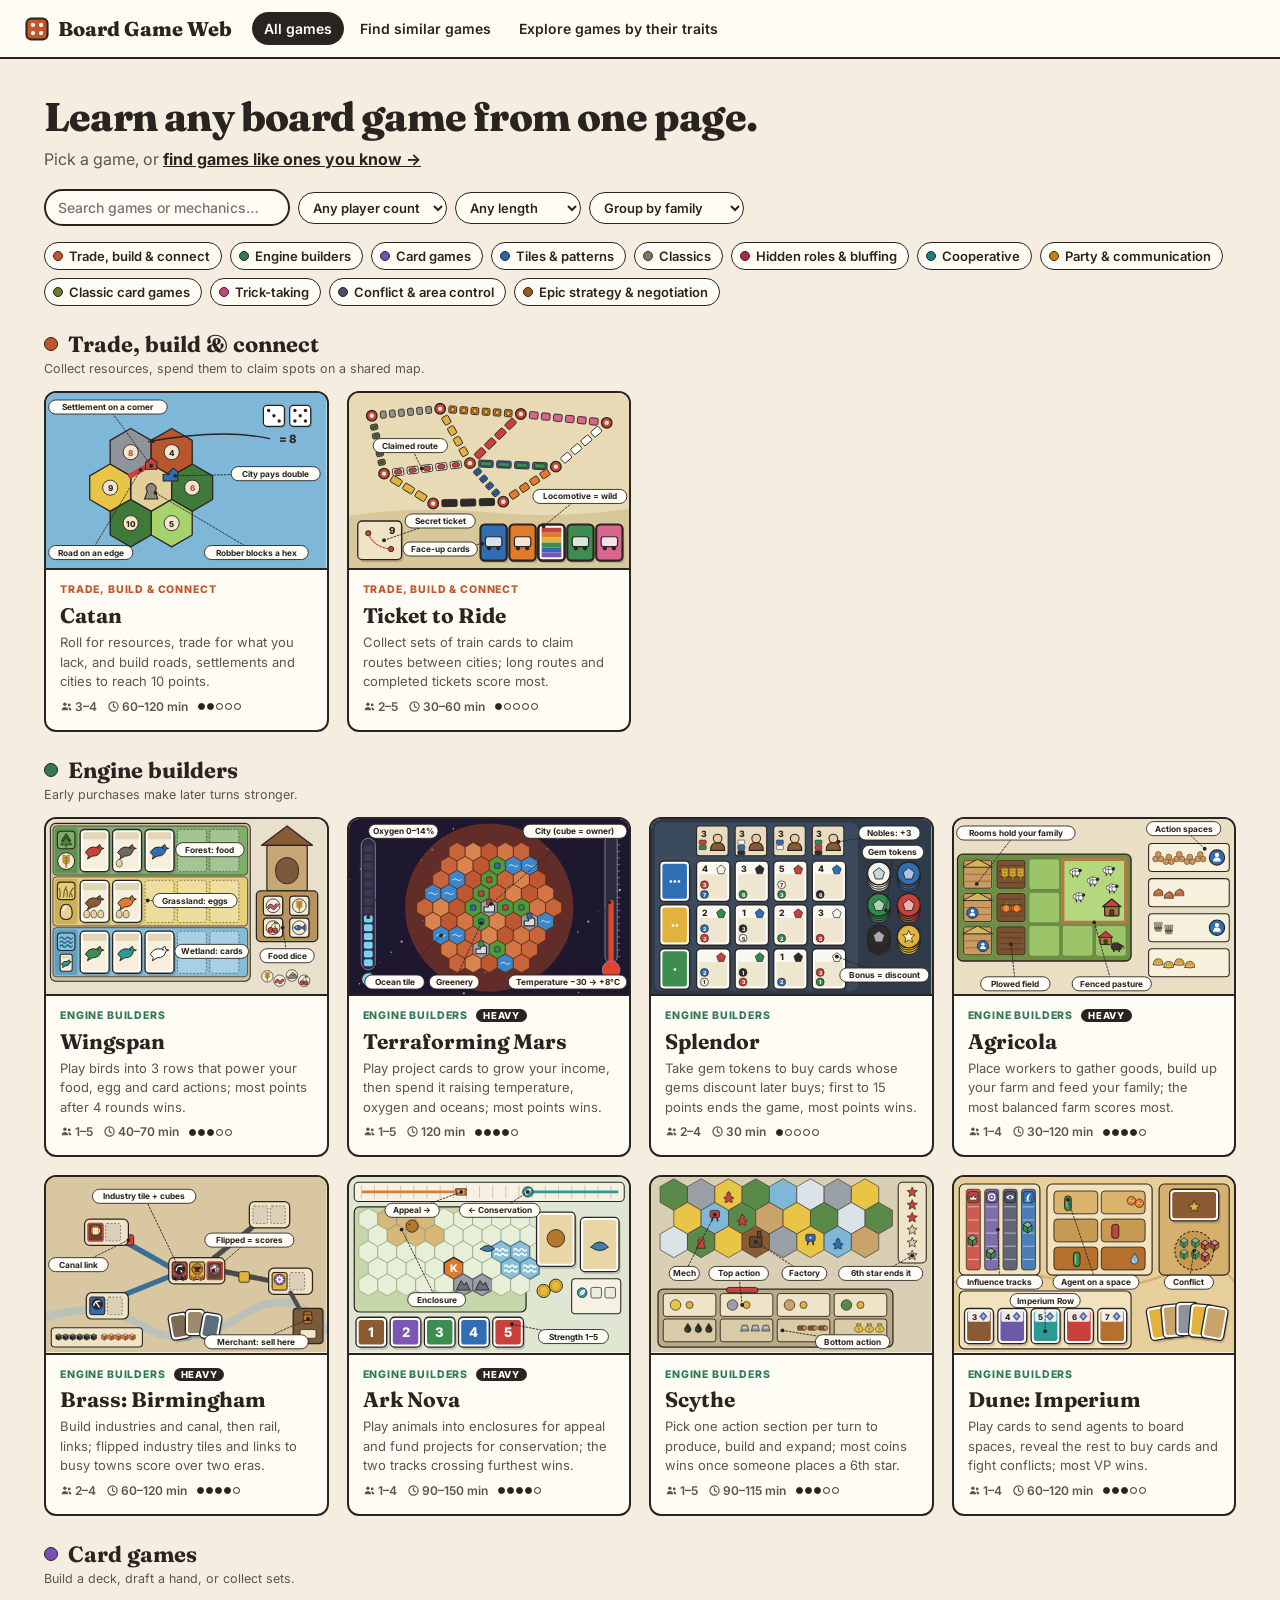
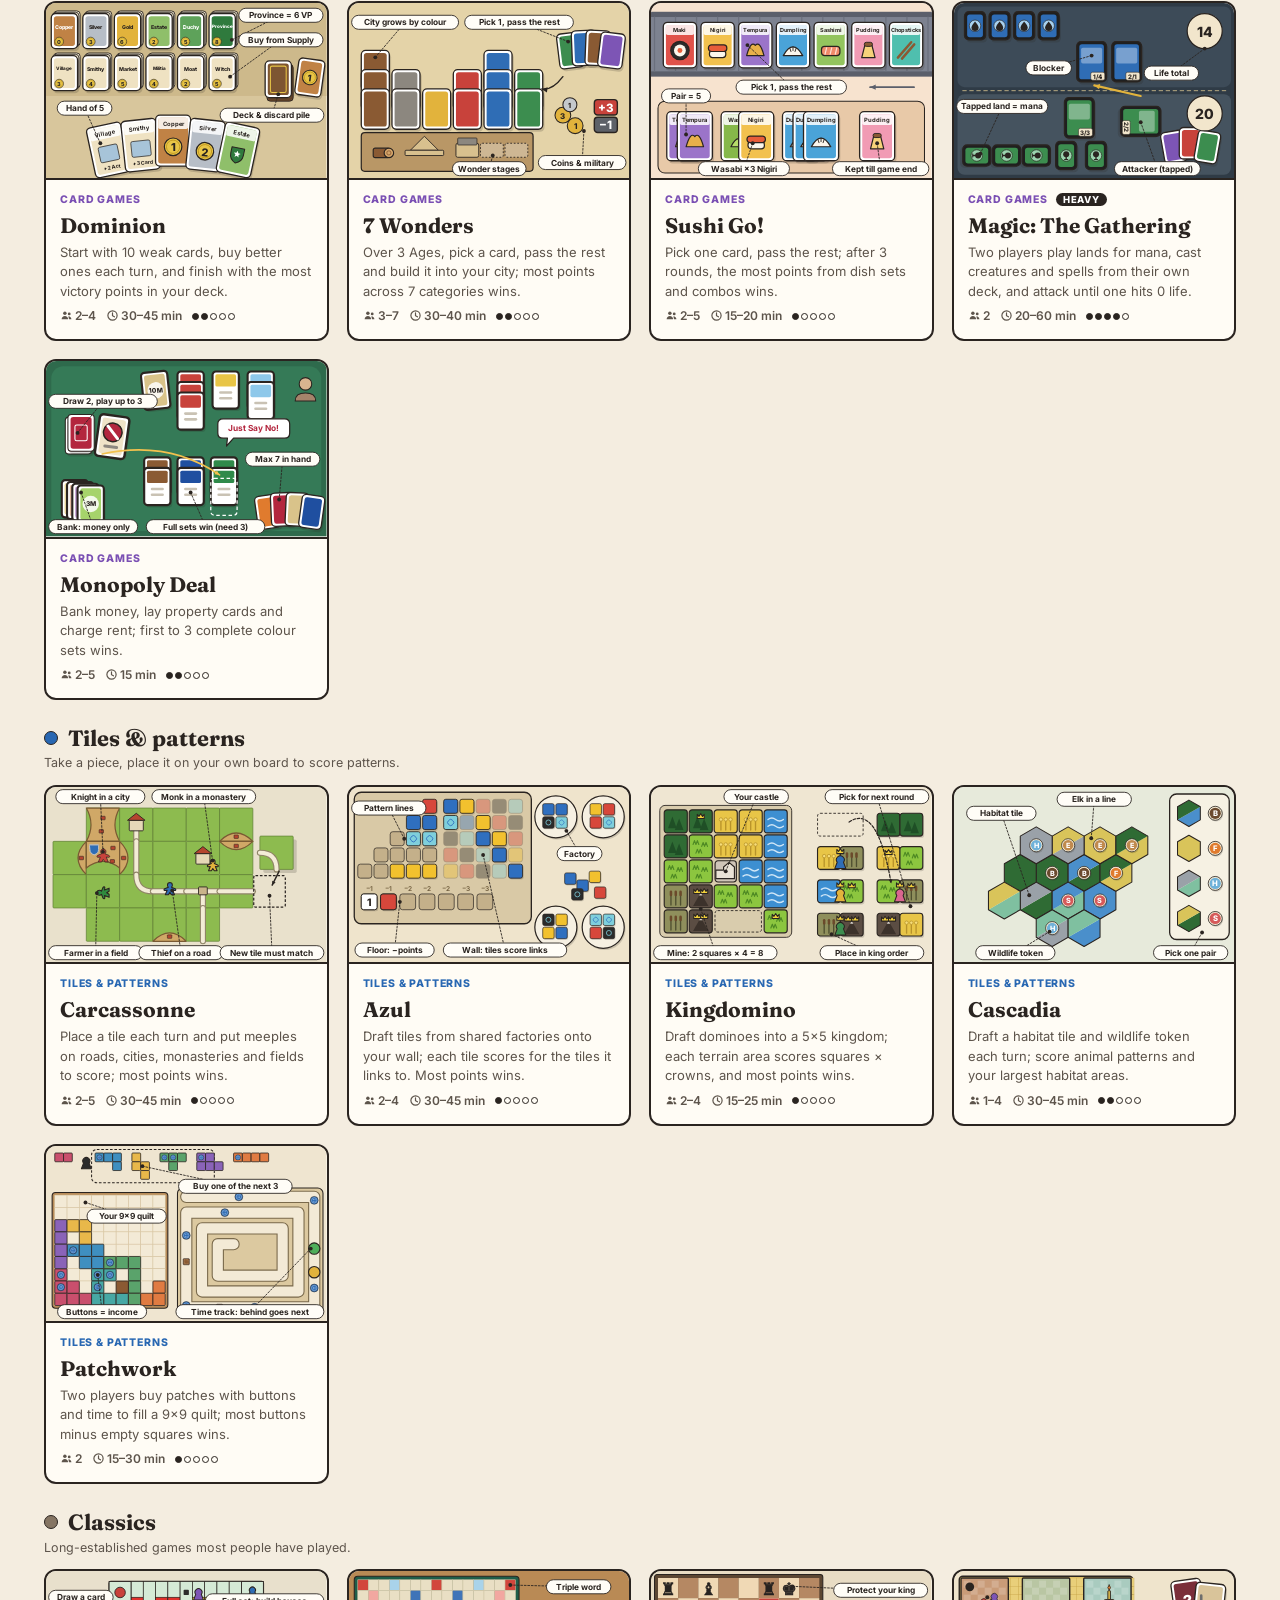
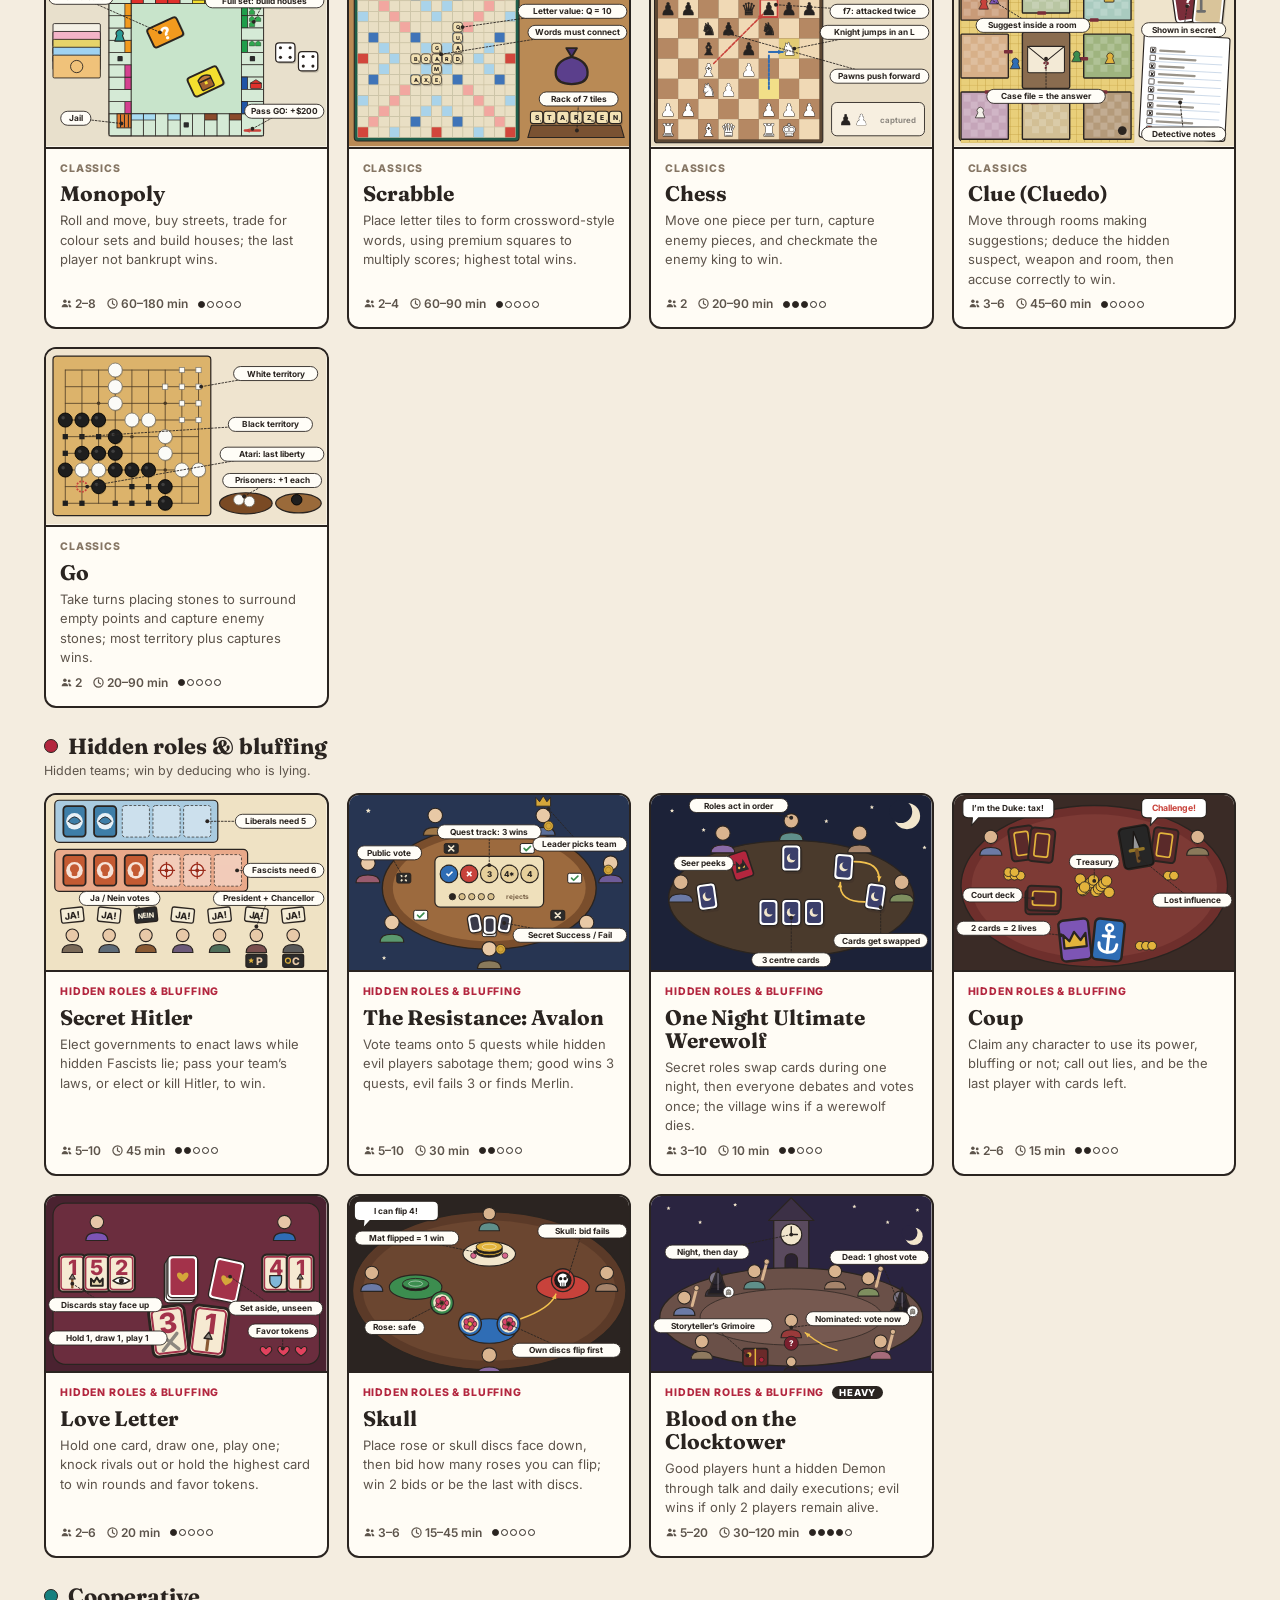
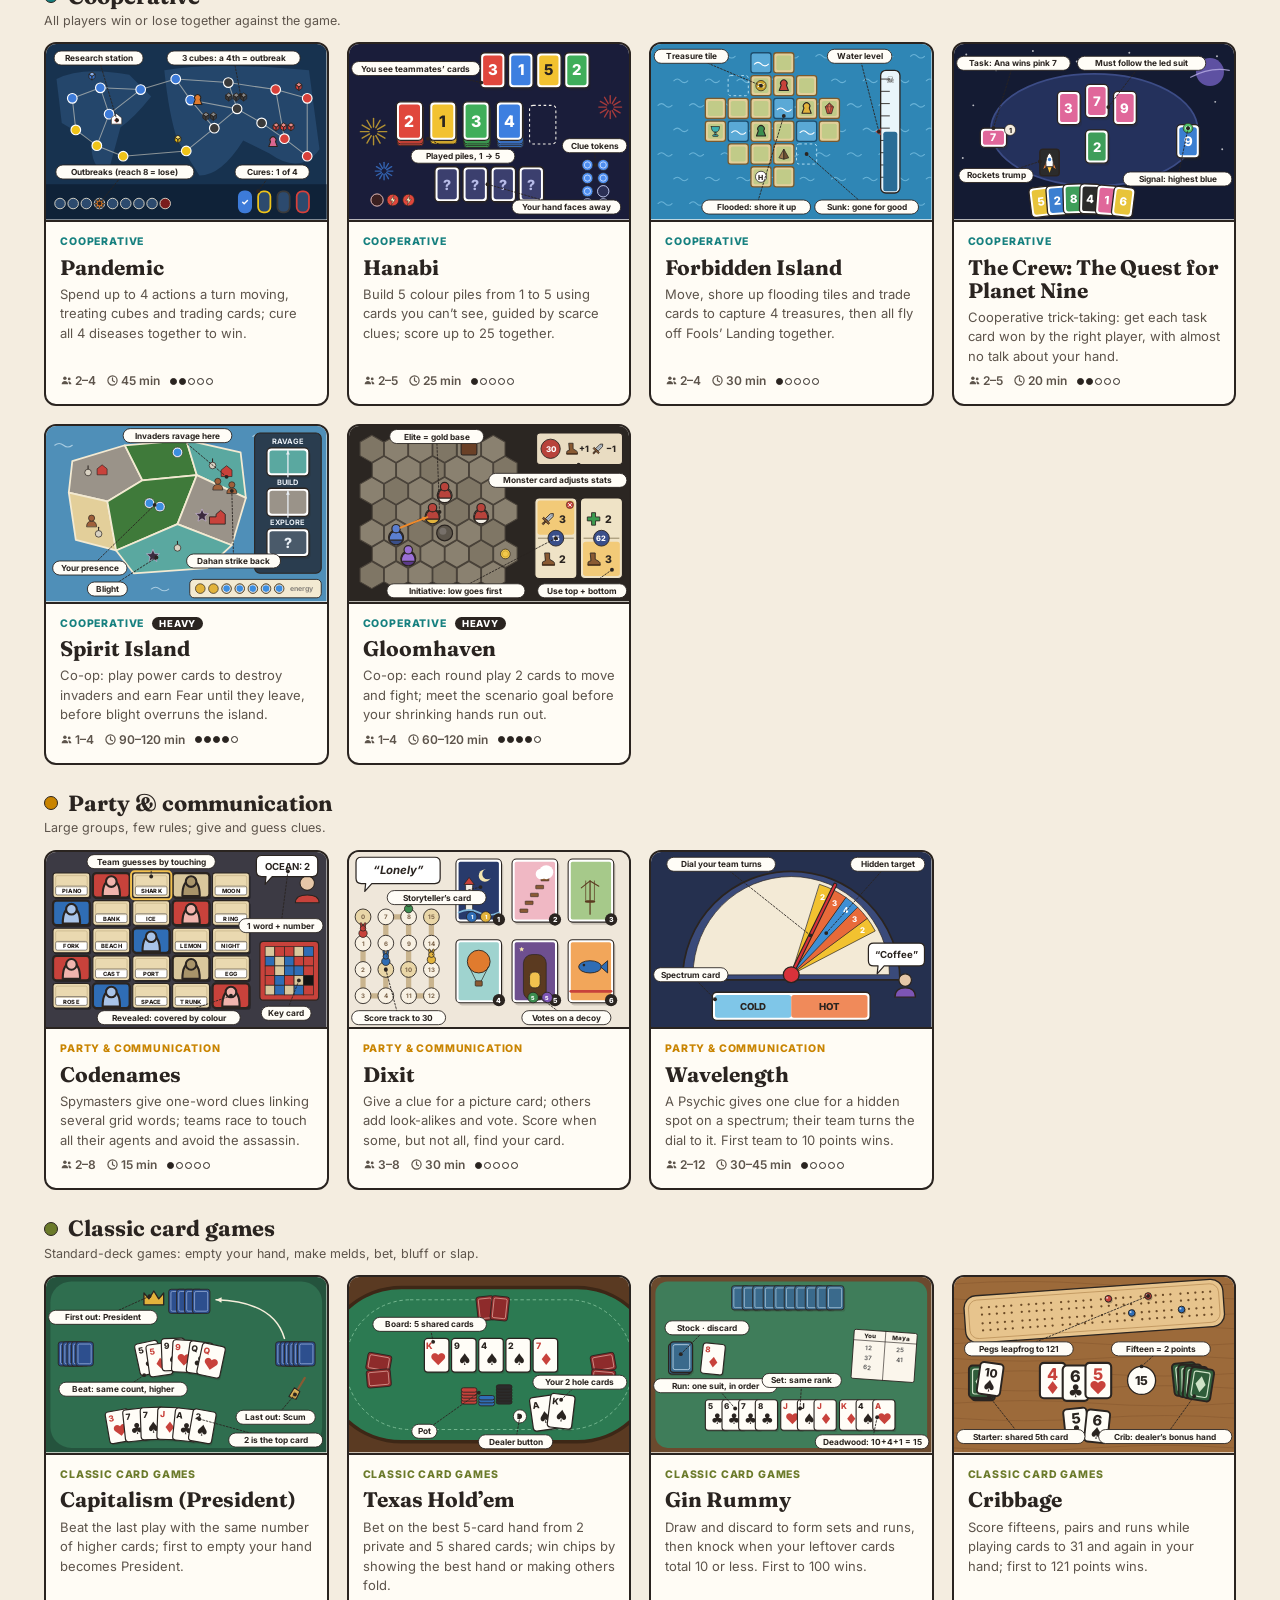
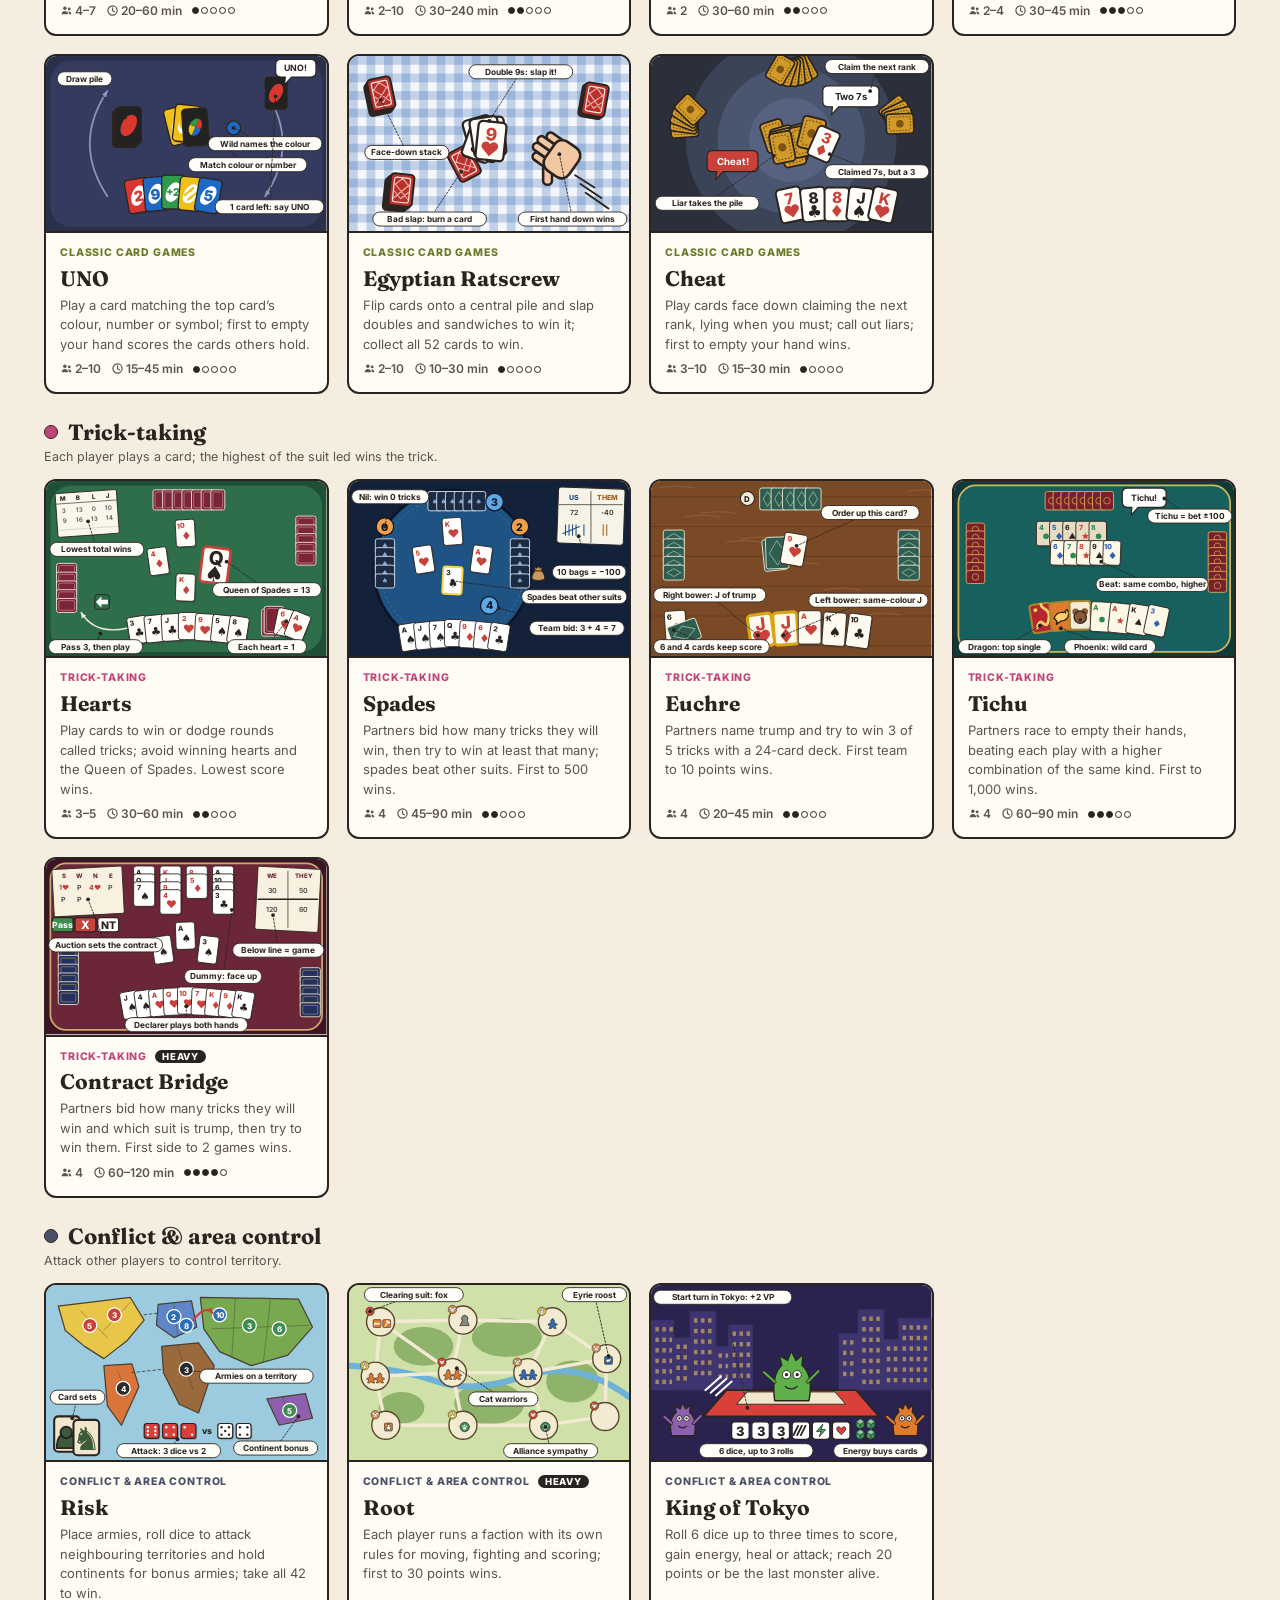
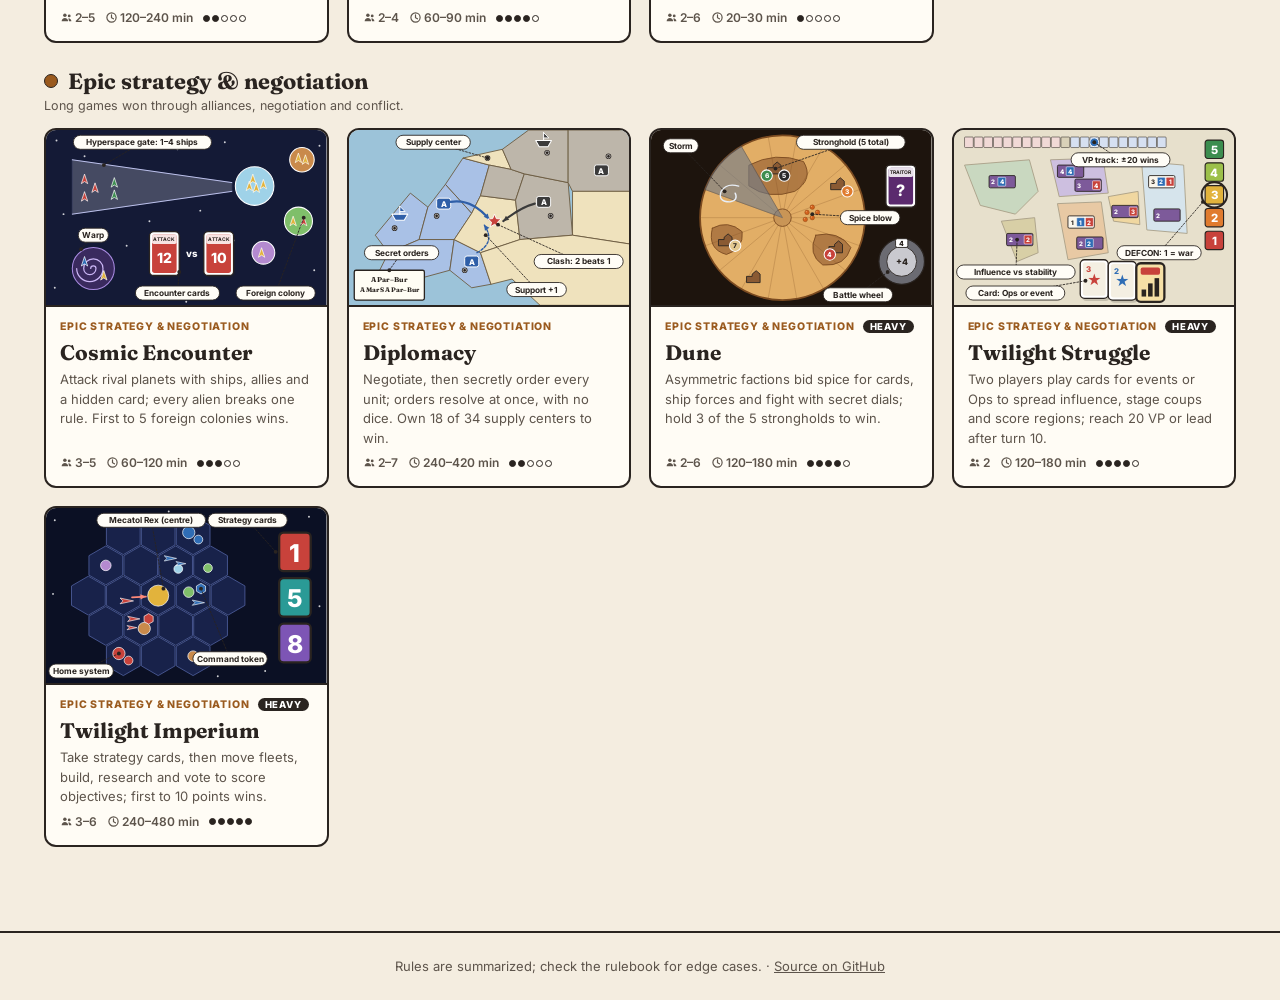
<file: index.html>
<!doctype html>
<html lang="en">
<head>
<meta charset="utf-8">
<meta name="viewport" content="width=device-width, initial-scale=1">
<title>Board Game Web</title>
<meta name="description" content="Learn popular board games from one illustrated page each, and find games like the ones you know.">
<link rel="preconnect" href="https://fonts.googleapis.com">
<link rel="preconnect" href="https://fonts.gstatic.com" crossorigin>
<link href="https://fonts.googleapis.com/css2?family=Fraunces:ital,opsz,wght@0,9..144,400..800;1,9..144,400..700&family=Inter:wght@400;500;600;700;800&display=swap" rel="stylesheet">
<link rel="stylesheet" href="css/style.css">
</head>
<body data-page="home">
<main class="wrap">

  <section class="intro" id="games">
    <h1>Learn any board game from one page.</h1>
    <p>Pick a game, or <a href="map.html">find games like ones you know →</a></p>
  </section>
  <div class="filters">
    <input type="search" id="q" placeholder="Search games or mechanics…" aria-label="Search">
    <select id="np" aria-label="Number of players"><option value="">Any player count</option></select>
    <select id="tm" aria-label="Play time"><option value="">Any length</option><option value="30">Up to 30 min</option><option value="60">Up to 60 min</option><option value="120">Up to 2 hours</option></select>
    <select id="sort" aria-label="Sort"><option value="family">Group by family</option><option value="light">Lightest rules first</option><option value="name">A–Z</option></select>
  </div>
  <div class="filters" id="fams"></div>
  <div id="gallery"></div>
</main>

<script src="js/site.js"></script>
<script src="js/core.js"></script>
<script src="js/art.js"></script>
<script src="js/sheet.js"></script>
<script>
const ICON_P = '<svg viewBox="0 0 24 24" class="ico"><circle cx="9" cy="8" r="3.2"/><path d="M3 19c0-3.5 2.7-6 6-6s6 2.5 6 6z"/><circle cx="17" cy="9" r="2.6"/><path d="M15.5 13.3c3 .1 5.5 2.4 5.5 5.7h-4.4"/></svg>';
const ICON_T = '<svg viewBox="0 0 24 24" class="ico"><circle cx="12" cy="12" r="8.5" fill="none" stroke="currentColor" stroke-width="2.2"/><path d="M12 7v5.5l3.5 2" fill="none" stroke="currentColor" stroke-width="2.2" stroke-linecap="round"/></svg>';
const rng = r => r[0] === r[1] ? r[0] : r[0] + '–' + r[1];

loadGames().then(games => {
  const np = document.getElementById('np');
  for (let n = 1; n <= 10; n++) np.insertAdjacentHTML('beforeend', `<option value="${n}">${n} player${n > 1 ? 's' : ''}</option>`);

  const activeFams = new Set();
  const famBox = document.getElementById('fams');
  famBox.innerHTML = Object.entries(FAMILIES).map(([k, f]) => `<button class="fpill" data-f="${k}" style="--fam:${f.color}"><i></i>${f.label}</button>`).join('');
  famBox.querySelectorAll('button').forEach(b => b.onclick = () => {
    activeFams.has(b.dataset.f) ? activeFams.delete(b.dataset.f) : activeFams.add(b.dataset.f);
    b.classList.toggle('on'); render();
  });

  const card = g => {
    const f = FAMILIES[g.family];
    return `<a class="gcard" href="game.html?g=${g.id}" style="--fam:${f.color}">
      <div class="thumb"><svg viewBox="0 0 320 200" role="img" aria-label="${esc(g.name)} illustration">${g.art(A)}</svg></div>
      <div class="body"><div class="fam">${f.label}${g.profile.complexity >= 4 ? '<span class="heavy-tag">Heavy</span>' : ''}</div><h3>${esc(g.name)}</h3><p>${md(g.pitch)}</p>
      <div class="stats"><span>${ICON_P}${rng(g.players)}</span><span>${ICON_T}${rng(g.time)} min</span><span class="dots" title="Rules weight">${[1,2,3,4,5].map(i => `<i class="${i <= Math.round(g.profile.complexity) ? 'on' : ''}"></i>`).join('')}</span></div></div></a>`;
  };

  function render() {
    const q = document.getElementById('q').value.trim().toLowerCase();
    const n = +np.value, t = +document.getElementById('tm').value, sort = document.getElementById('sort').value;
    let list = games.filter(g =>
      (!q || (g.name + ' ' + g.pitch + ' ' + g.mechanics.map(m => MECHANICS[m]).join(' ')).toLowerCase().includes(q)) &&
      (!n || (g.players[0] <= n && g.players[1] >= n)) &&
      (!t || g.time[0] <= t) &&
      (!activeFams.size || activeFams.has(g.family)));
    const out = document.getElementById('gallery');
    if (!list.length) { out.innerHTML = '<div class="empty">No games match those filters.</div>'; return; }
    if (sort === 'family') {
      out.innerHTML = Object.entries(FAMILIES).map(([k, f]) => {
        const gs = list.filter(g => g.family === k);
        return gs.length ? `<h3 style="margin:26px 0 4px;font-size:22px;display:flex;align-items:center;gap:10px"><i style="width:14px;height:14px;border-radius:50%;background:${f.color};border:1.5px solid #2a2420;display:inline-block"></i>${f.label}</h3><p class="small" style="margin:0 0 12px">${f.blurb}</p><div class="gallery">${gs.map(card).join('')}</div>` : '';
      }).join('');
    } else {
      list = list.slice().sort(sort === 'name' ? (a, b) => a.name.localeCompare(b.name) : (a, b) => a.profile.complexity - b.profile.complexity || a.time[0] - b.time[0]);
      out.innerHTML = `<div class="gallery">${list.map(card).join('')}</div>`;
    }
  }
  ['q', 'np', 'tm', 'sort'].forEach(id => document.getElementById(id).addEventListener('input', render));
  render();
});
</script>
</body>
</html>
</file>
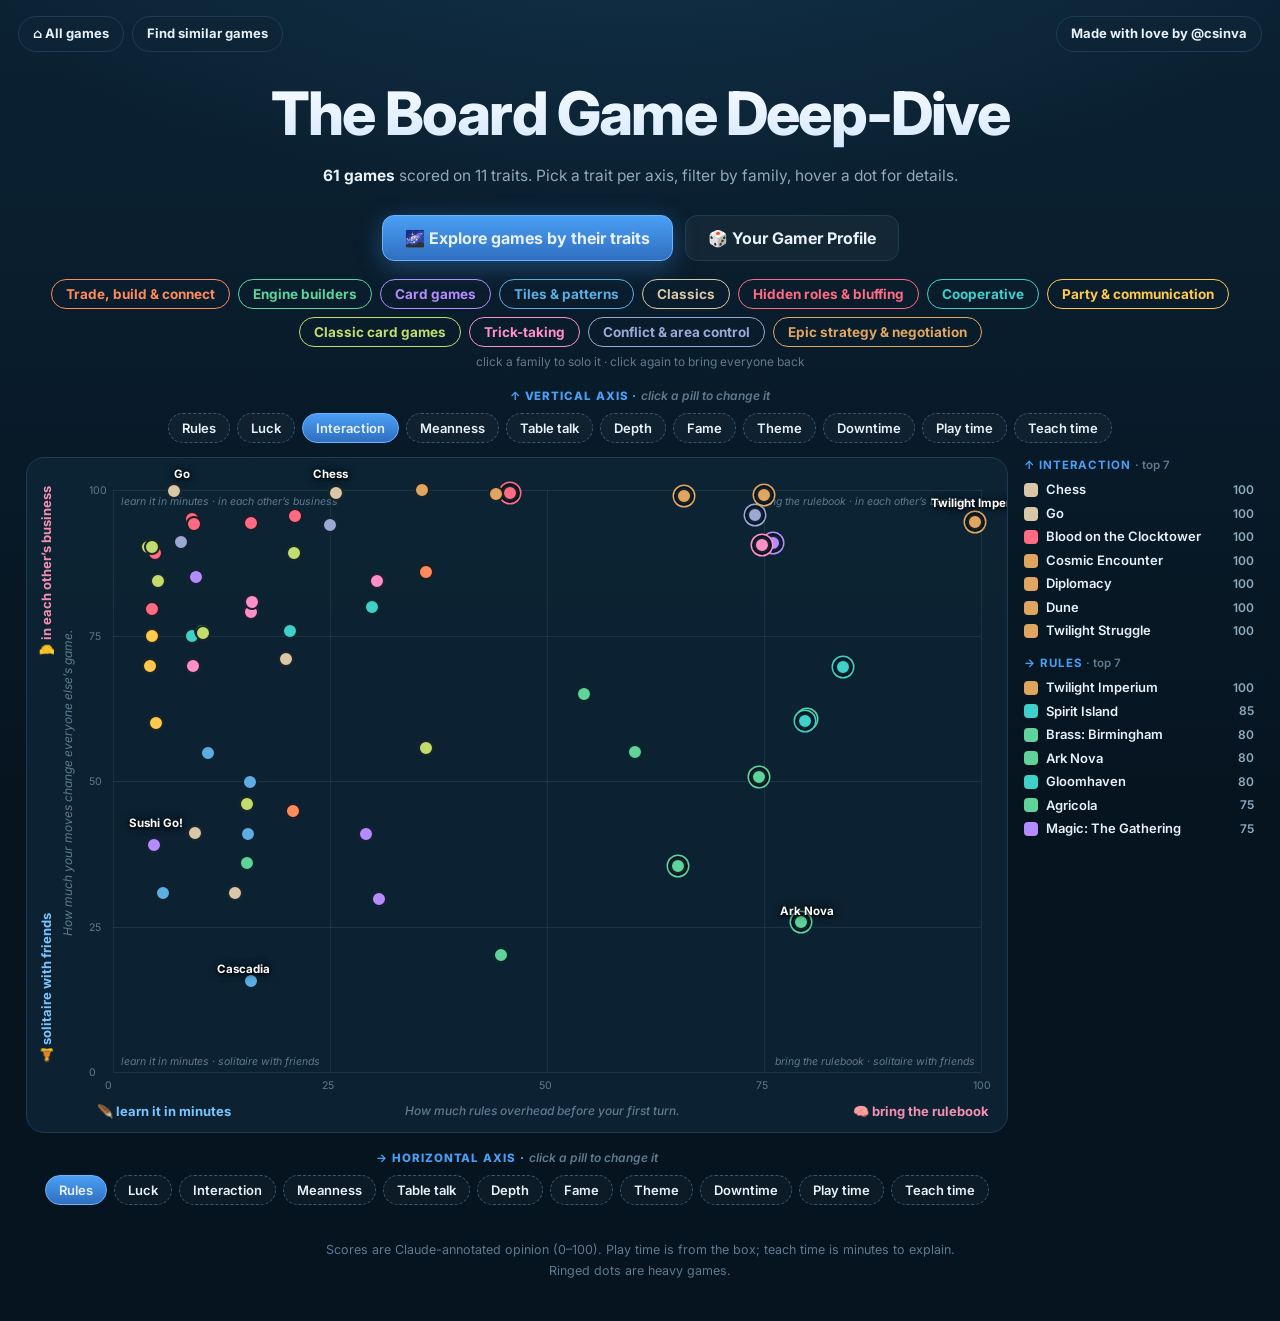
<file: deepdive.html>
<!doctype html>
<html lang="en">
<head>
<meta charset="utf-8">
<meta name="viewport" content="width=device-width, initial-scale=1">
<title>The Board Game Deep-Dive</title>
<meta name="description" content="Every board game in the Field Guide scored on rules, luck, meanness, table talk, depth and more. Plot any two, and get your gamer profile.">
<link rel="preconnect" href="https://fonts.googleapis.com">
<link rel="preconnect" href="https://fonts.gstatic.com" crossorigin>
<link href="https://fonts.googleapis.com/css2?family=Inter:wght@400;500;600;700;800&display=swap" rel="stylesheet">
<link rel="stylesheet" href="css/deepdive.css">
</head>
<body>
<div class="dd-top">
  <nav><a href="index.html">⌂ All games</a><a href="map.html">Find similar games</a></nav>
  <a href="https://x.com/csinva" target="_blank" rel="noopener">Made with love by @csinva</a>
</div>
<div class="wrap">
  <header>
    <h1>The Board Game Deep-Dive</h1>
    <div class="sub" id="sub"></div>
  </header>
  <nav class="tabs">
    <button class="tab active" data-page="chart">🌌 Explore games by their traits</button>
    <button class="tab" data-page="profile">🎲 Your Gamer Profile</button>
  </nav>

  <div class="page" id="page-chart">
    <div class="covers" id="covers"></div>
    <div class="covers-hint">click a family to solo it · click again to bring everyone back</div>
    <div class="picker-cap"><b>↑</b> vertical axis · <span>click a pill to change it</span></div>
    <div class="pills" id="pillsY"></div>
    <div class="chart-zone">
      <div>
        <div class="chart-card">
          <div id="stage"></div>
          <div class="axis-labels"><span class="lo" id="xLo"></span><span class="xblurb" id="xBlurb"></span><span class="hi" id="xHi"></span></div>
        </div>
        <div class="picker-cap"><b>→</b> horizontal axis · <span>click a pill to change it</span></div>
        <div class="pills" id="pillsX"></div>
      </div>
      <div class="side-boards" id="boards"></div>
    </div>
  </div>

  <div class="page hidden" id="page-profile">
    <div class="aura-intro">Pick <b>3–5</b> favourite games to see your player type and what to play next.</div>
    <div class="picker">
      <input id="search" placeholder="Type a game, or pick below" autocomplete="off">
      <div id="suggest"></div>
    </div>
    <div id="chips"></div>
    <button id="readBtn" disabled>Pick at least 3 games</button>
    <div id="result"></div>
    <div class="catalogue" id="catalogue"></div>
  </div>

  <footer>
    Scores are Claude-annotated opinion (0–100). Play time is from the box; teach time is minutes to explain.<br>
    Ringed dots are heavy games.
  </footer>
</div>
<div id="tip"></div>
<script src="js/core.js"></script>
<script src="js/art.js"></script>
<script src="js/deepdive-data.js"></script>
<script src="js/deepdive.js"></script>
</body>
</html>
</file>
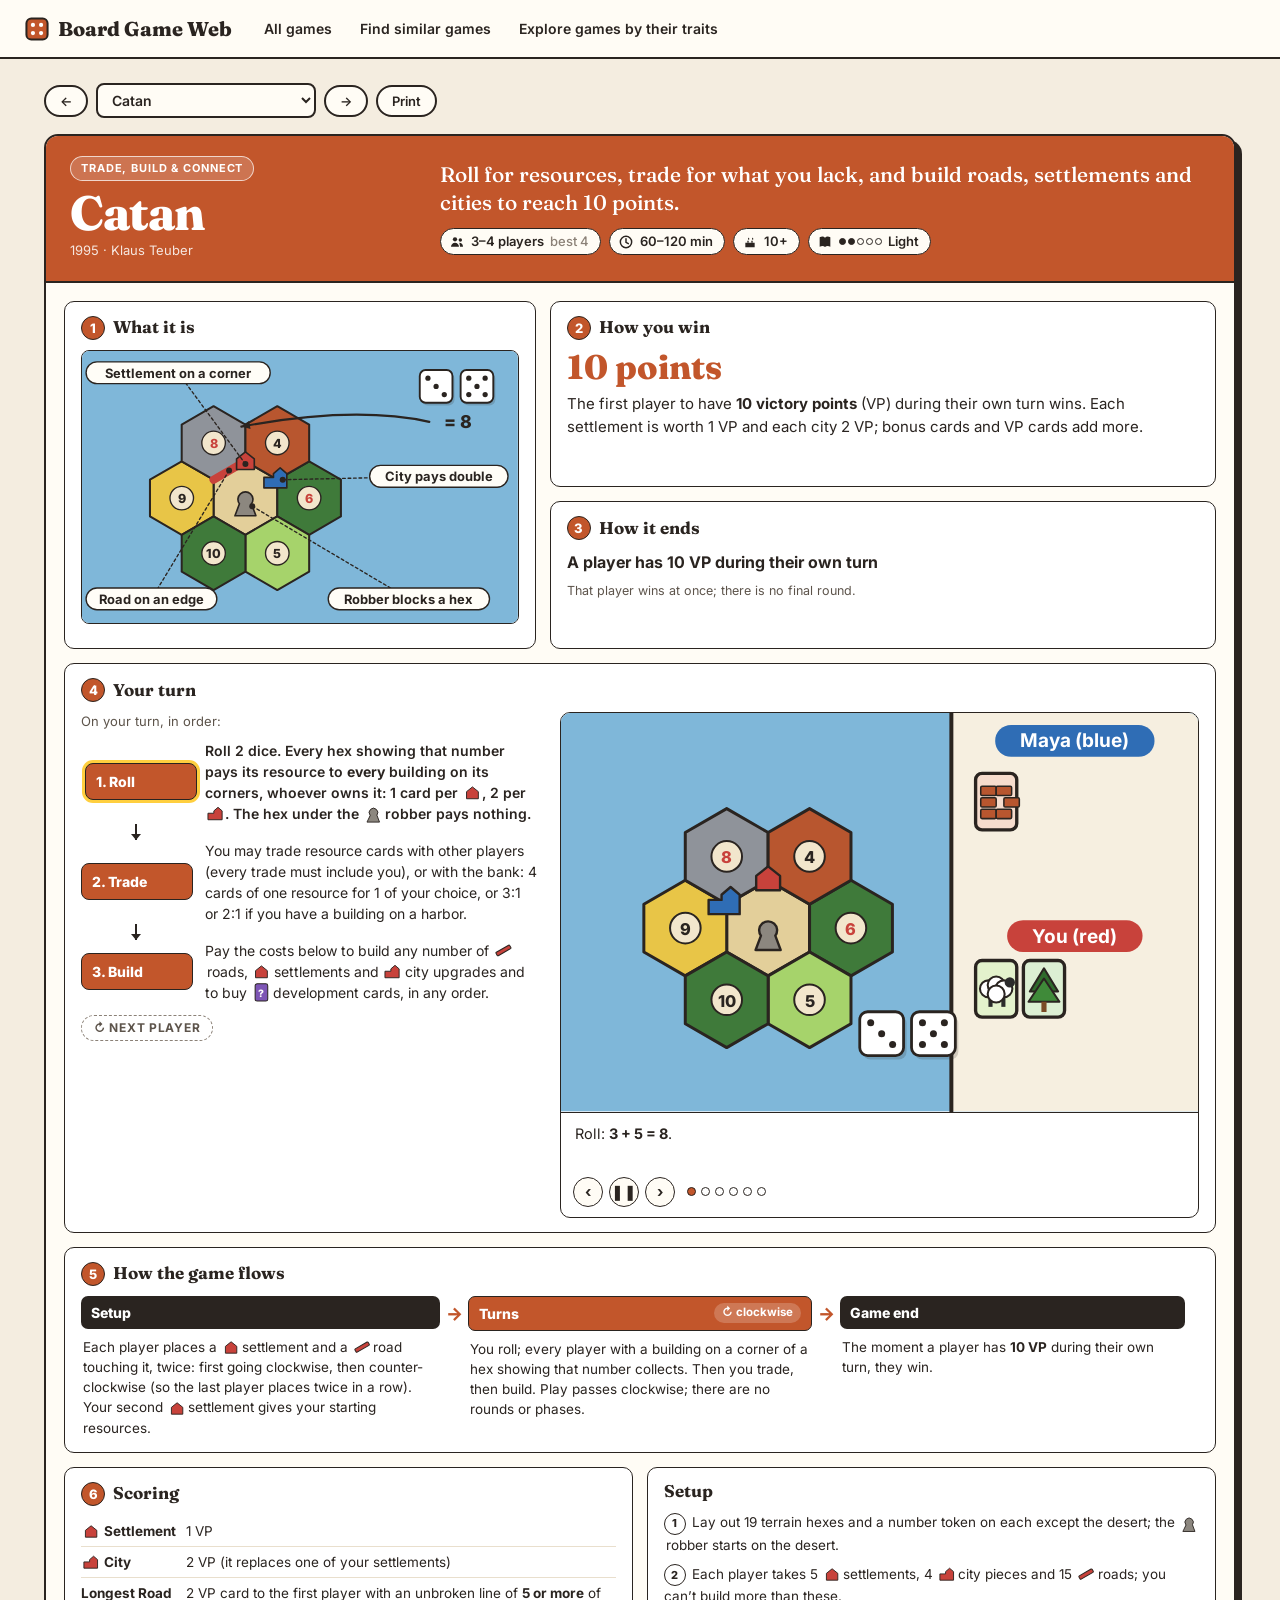
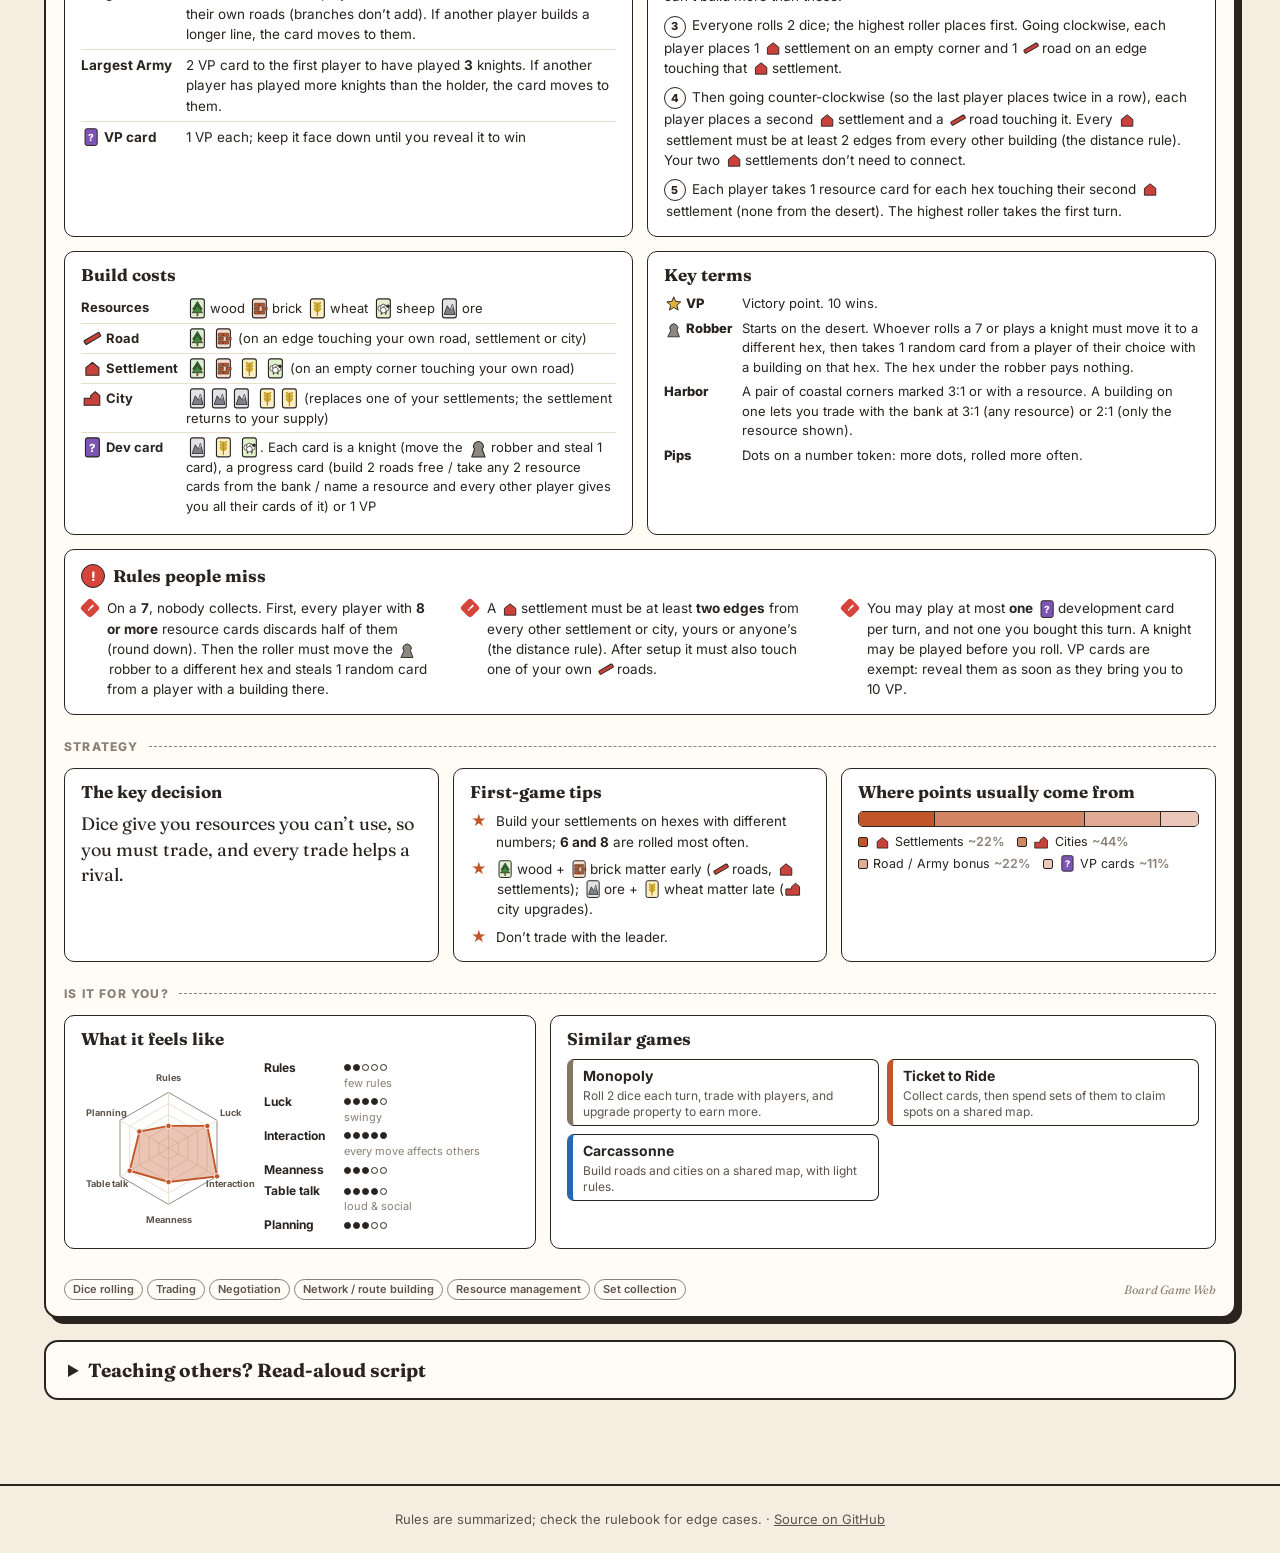
<file: game.html>
<!doctype html>
<html lang="en">
<head>
<meta charset="utf-8">
<meta name="viewport" content="width=device-width, initial-scale=1">
<title>Game Sheet · Board Game Web</title>
<link rel="preconnect" href="https://fonts.googleapis.com">
<link rel="preconnect" href="https://fonts.gstatic.com" crossorigin>
<link href="https://fonts.googleapis.com/css2?family=Fraunces:ital,opsz,wght@0,9..144,400..800;1,9..144,400..700&family=Inter:wght@400;500;600;700;800&display=swap" rel="stylesheet">
<link rel="stylesheet" href="css/style.css">
</head>
<body data-page="game">
<main class="wrap">
  <div class="sheet-controls">
    <div class="game-nav">
      <a class="btn" id="prev" title="Previous game">←</a>
      <select id="pick" aria-label="Choose a game"></select>
      <a class="btn" id="next" title="Next game">→</a>
      <button class="btn" onclick="window.print()" title="Print this sheet on one landscape page">Print</button>
    </div>
  </div>
  <div id="out"></div>
</main>
<script src="js/site.js"></script>
<script src="js/core.js"></script>
<script src="js/art.js"></script>
<script src="js/walk.js"></script>
<script src="js/sheet.js"></script>
<script>
loadGames().then(games => {
  const params = new URLSearchParams(location.search);
  const id = params.get('g') || games[0].id;
  const g = GAME_BY_ID[id] || games[0];
  const i = games.indexOf(g);
  document.title = g.name + ' in one page · Board Game Web';
  const out = document.getElementById('out');
  out.innerHTML = renderSheet(g);

  const pick = document.getElementById('pick');
  pick.innerHTML = Object.entries(FAMILIES).map(([k, f]) => `<optgroup label="${f.label}">${games.filter(x => x.family === k).map(x => `<option value="${x.id}"${x === g ? ' selected' : ''}>${x.name}</option>`).join('')}</optgroup>`).join('');
  pick.onchange = () => location.search = '?g=' + pick.value;
  document.getElementById('prev').href = '?g=' + games[(i - 1 + games.length) % games.length].id;
  document.getElementById('next').href = '?g=' + games[(i + 1) % games.length].id;

  activateSheet(g, out);
  document.addEventListener('keydown', e => {
    if (e.target.tagName === 'SELECT') return;
    if (e.key === 'ArrowLeft') location.href = document.getElementById('prev').href;
    if (e.key === 'ArrowRight') location.href = document.getElementById('next').href;
  });
});
</script>
</body>
</html>
</file>
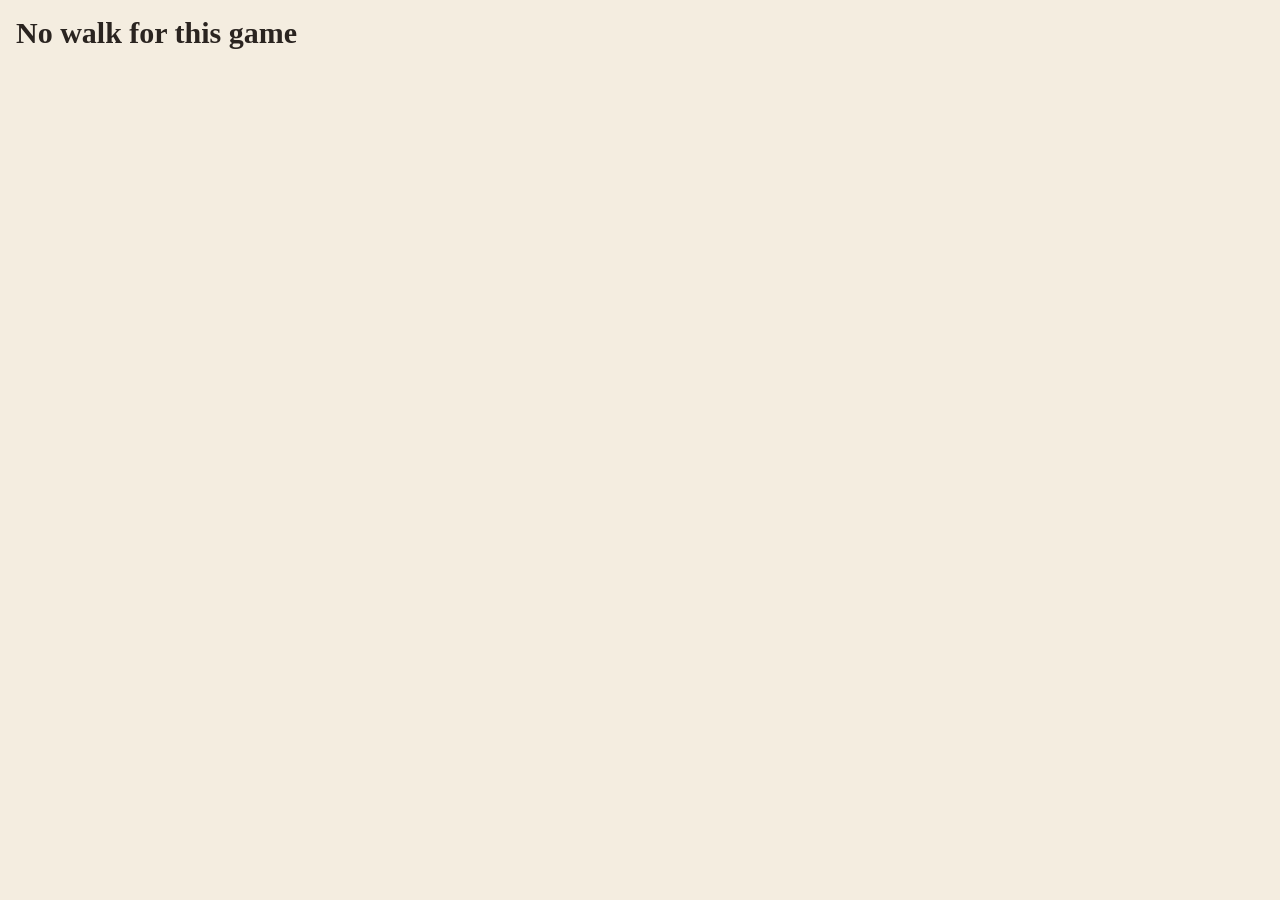
<file: walk-preview.html>
<!doctype html>
<html lang="en">
<head>
<meta charset="utf-8">
<meta name="robots" content="noindex">
<title>Walkthrough preview (dev)</title>
<link rel="stylesheet" href="css/style.css">
<style>
  body { padding: 16px; }
  .grid { display: grid; grid-template-columns: repeat(3, 1fr); gap: 14px; }
  .f { background: #fff; border: 1.5px solid #2a2420; border-radius: 8px; overflow: hidden; }
  .f svg { width: 100%; display: block; border-bottom: 1.5px solid #2a2420; }
  .f p { margin: 0; padding: 8px 10px; font-size: 13px; }
  .f b.st { display: inline-block; background: #2a2420; color: #fff; border-radius: 4px; padding: 0 6px; margin-right: 6px; font-size: 11px; }
</style>
</head>
<body>
<h1 id="h"></h1>
<div class="grid" id="grid"></div>
<script src="js/core.js"></script>
<script src="js/art.js"></script>
<script>
// Dev tool: renders every walkthrough slide of ?g=<id> side by side for review.
loadGames().then(() => {
  const g = GAME_BY_ID[new URLSearchParams(location.search).get('g')];
  if (!g || !g.walk) { document.getElementById('h').textContent = 'No walk for this game'; return; }
  window.CURRENT_GAME = g;
  document.getElementById('h').textContent = g.name + ' — walkthrough slides';
  document.getElementById('grid').innerHTML = g.walk(A).map((f, i) =>
    `<div class="f"><svg viewBox="0 0 320 200">${f.svg}</svg><p><b class="st">${i + 1} · step ${f.step + 1}: ${esc(g.turn.steps[f.step].verb)}</b>${md(f.say)}</p></div>`).join('');
});
</script>
</body>
</html>
</file>
<file: css/style.css>
:root {
  --paper: #f4ede0;
  --card: #fffcf5;
  --ink: #2a2420;
  --ink-2: #5d544b;
  --ink-3: #8b8177;
  --rule: #2a2420;
  --soft: #e9dfcd;
  --accent: #c2562b;
  --serif: 'Fraunces', Georgia, serif;
  --sans: 'Inter', system-ui, -apple-system, sans-serif;
}

* { box-sizing: border-box; }
html { -webkit-text-size-adjust: 100%; }
body { margin: 0; background: var(--paper); color: var(--ink); font: 15px/1.5 var(--sans); }
a { color: inherit; }
h1, h2, h3 { font-family: var(--serif); line-height: 1.1; margin: 0; }
.small { font-size: 12.5px; color: var(--ink-2); }

/* ---------- Site chrome ---------- */
.topbar { display: flex; align-items: center; gap: 20px; padding: 12px 24px; border-bottom: 2px solid var(--ink); background: var(--card); position: sticky; top: 0; z-index: 20; flex-wrap: wrap; }
.brand { font-family: var(--serif); font-weight: 800; font-size: 20px; text-decoration: none; display: flex; align-items: center; gap: 8px; }
.brand svg { width: 26px; height: 26px; }
.topbar nav { display: flex; gap: 4px; flex-wrap: wrap; }
.topbar nav a { text-decoration: none; padding: 6px 12px; border-radius: 999px; font-weight: 600; font-size: 14px; }
.topbar nav a:hover { background: var(--soft); }
.topbar nav a.on { background: var(--ink); color: var(--card); }
.wrap { max-width: 1240px; margin: 0 auto; padding: 24px; }

/* ---------- Sheet controls ---------- */
.sheet-controls { display: flex; flex-wrap: wrap; gap: 12px 20px; align-items: center; justify-content: space-between; margin-bottom: 16px; }
.layers { display: flex; align-items: center; gap: 8px; flex-wrap: wrap; }
.layers .lbl { font-weight: 700; font-size: 13px; text-transform: uppercase; letter-spacing: .06em; color: var(--ink-2); }
.seg { display: inline-flex; border: 2px solid var(--ink); border-radius: 999px; overflow: hidden; background: var(--card); }
.seg button { font: 600 13px var(--sans); border: 0; background: none; padding: 6px 14px; cursor: pointer; color: var(--ink); }
.seg button + button { border-left: 1.5px solid var(--ink); }
.seg button.on { background: var(--ink); color: var(--card); }
.btn { font: 600 13px var(--sans); border: 2px solid var(--ink); background: var(--card); border-radius: 999px; padding: 6px 14px; cursor: pointer; text-decoration: none; color: var(--ink); display: inline-flex; align-items: center; gap: 6px; }
.btn:hover { background: var(--soft); }
.game-nav { display: flex; gap: 8px; align-items: center; }
.game-nav select { font: 600 14px var(--sans); padding: 6px 10px; border: 2px solid var(--ink); border-radius: 8px; background: var(--card); color: var(--ink); max-width: 220px; }

/* ---------- Inline component icons ({wood}) ---------- */
.gi { display: inline-block; width: 1.35em; height: 1.35em; vertical-align: -0.33em; margin: 0 .05em; }
.gi svg { width: 100%; height: 100%; display: block; overflow: visible; }
.gi-l { margin-left: .12em; }
table.ref td .gi, table.ref th .gi { width: 1.6em; height: 1.6em; vertical-align: -0.45em; }
.turn .verb .gi { filter: drop-shadow(0 0 1px #fff); }

/* ---------- The sheet ---------- */
.sheet { background: var(--card); border: 2.5px solid var(--ink); border-radius: 14px; box-shadow: 6px 6px 0 var(--ink); overflow: hidden; }
.sheet-head { display: grid; grid-template-columns: minmax(220px, 0.9fr) 2fr; gap: 24px; padding: 20px 24px; background: var(--accent); color: #fff; border-bottom: 2.5px solid var(--ink); }
.sheet-head h1 { font-size: 48px; font-weight: 800; letter-spacing: -0.02em; margin: 6px 0 2px; }
.byline { opacity: .85; font-size: 13px; }
.fam-badge { display: inline-block; font-size: 11px; font-weight: 700; text-transform: uppercase; letter-spacing: .08em; text-decoration: none; background: rgba(255,255,255,.18); border: 1.5px solid rgba(255,255,255,.7); padding: 3px 10px; border-radius: 999px; }
.fam-badge:hover { background: rgba(255,255,255,.3); }
.head-right { display: flex; flex-direction: column; justify-content: center; gap: 12px; }
.pitch { font-family: var(--serif); font-size: 21px; line-height: 1.3; margin: 0; font-weight: 500; }
.chips { display: flex; flex-wrap: wrap; gap: 8px; }
.chip { display: inline-flex; align-items: center; gap: 6px; background: var(--card); color: var(--ink); border: 1.5px solid var(--ink); border-radius: 999px; padding: 3px 11px 3px 8px; font-size: 13px; font-weight: 600; }
.chip em { font-style: normal; color: var(--ink-3); font-weight: 500; }
.ico { width: 16px; height: 16px; fill: currentColor; flex: none; }
.dots { display: inline-flex; gap: 2px; }
.dots i { width: 7px; height: 7px; border-radius: 50%; border: 1.3px solid var(--ink); display: inline-block; }
.dots i.on { background: var(--ink); }

.sheet-grid { display: grid; grid-template-columns: repeat(12, minmax(0, 1fr)); gap: 14px; padding: 18px; }
.panel { border: 1.5px solid var(--ink); border-radius: 10px; padding: 14px 16px; background: #fff; min-width: 0; }
.panel h2 { font-size: 17px; font-weight: 700; display: flex; align-items: center; gap: 8px; margin-bottom: 10px; }
.num { display: inline-grid; place-items: center; width: 24px; height: 24px; border-radius: 50%; background: var(--accent); color: #fff; font: 800 13px var(--sans); flex: none; border: 1.5px solid var(--ink); }
.panel p { margin: 0 0 8px; }
.panel p:last-child { margin-bottom: 0; }

.p-art     { grid-column: span 5; grid-row: span 2; }
.p-structure { grid-column: span 12; }
.sheet-grid > .half { grid-column: span 6; }
.sheet-grid > .half.full { grid-column: span 12; }
.p-shares  { grid-column: span 4; }
.p-tension.wide, .p-tips.wide { grid-column: span 6; }
.sheet-grid > details.extended { grid-column: span 12; margin: 0; }
.band { grid-column: span 12; font: 800 12px var(--sans); text-transform: uppercase; letter-spacing: .1em; color: var(--ink-3); display: flex; align-items: center; gap: 10px; margin-top: 10px; }
.band::after { content: ''; flex: 1; border-top: 1.5px dashed var(--ink-3); }
.timeline { list-style: none; margin: 0; padding: 0; display: grid; grid-auto-flow: column; grid-auto-columns: minmax(0, 1fr); gap: 0; counter-reset: tl; }
.timeline li { position: relative; padding: 0 14px 0 0; }
.timeline li + li { padding-left: 14px; border-left: 0; }
.timeline li:not(:last-child)::after { content: '→'; position: absolute; right: -9px; top: 4px; font-weight: 800; color: var(--accent); font-size: 18px; }
.tl-label { font-weight: 800; font-size: 14px; background: var(--ink); color: #fff; border-radius: 7px; padding: 6px 10px; display: flex; justify-content: space-between; gap: 6px; align-items: center; }
.timeline li.rep .tl-label { background: var(--accent); border: 1.5px solid var(--ink); }
.tl-rep { font-size: 11.5px; font-weight: 700; background: rgba(255,255,255,.2); border-radius: 999px; padding: 1px 8px; white-space: nowrap; }
.tl-text { font-size: 13.5px; padding: 8px 2px 0; }
table.points { width: 100%; border-collapse: collapse; font-size: 13.5px; }
table.points th { text-align: left; padding: 5px 10px 5px 0; vertical-align: top; white-space: nowrap; }
table.points td { padding: 5px 0; }
table.points tr + tr { border-top: 1px solid var(--soft); }
.score-legend b { color: var(--ink-3); font-weight: 600; }
.p-gotchas .num { background: #d6453b; }
.p-goal    { grid-column: span 7; }
.p-end     { grid-column: span 7; }
.p-turn    { grid-column: span 12; }
.p-flow    { grid-column: span 7; }
.p-tension { grid-column: span 4; }
.p-setup   { grid-column: span 4; }
.p-ref     { grid-column: span 4; }
.p-terms   { grid-column: span 4; }
.p-gotchas { grid-column: span 12; }
.p-tips    { grid-column: span 4; }
.p-profile { grid-column: span 5; }
.p-similar { grid-column: span 7; }

.art { margin: 0 0 10px; border: 1.5px solid var(--ink); border-radius: 8px; overflow: hidden; line-height: 0; background: #fff; }
.art svg { width: 100%; height: auto; display: block; }
.theme { font-family: var(--serif); font-style: italic; font-size: 16px; color: var(--ink-2); }

.goal-big { font-family: var(--serif); font-size: 34px; font-weight: 800; color: var(--accent); line-height: 1.05; margin-bottom: 8px; }
.end-trigger { font-weight: 700; font-size: 16px; }
.score-label { font-size: 11px; text-transform: uppercase; letter-spacing: .07em; font-weight: 700; color: var(--ink-3); margin: 10px 0 5px; }
.scorebar { display: flex; height: 16px; border: 1.5px solid var(--ink); border-radius: 5px; overflow: hidden; }
.scorebar span { background: color-mix(in srgb, var(--accent) calc(var(--o) * 100%), #fff); }
.scorebar span + span { border-left: 1.5px solid var(--ink); }
.score-legend { list-style: none; padding: 0; margin: 6px 0 0; display: flex; flex-wrap: wrap; gap: 3px 12px; font-size: 12.5px; }
.score-legend i { display: inline-block; width: 10px; height: 10px; border: 1.3px solid var(--ink); border-radius: 2px; margin-right: 5px; vertical-align: -1px; background: color-mix(in srgb, var(--accent) calc(var(--o) * 100%), #fff); }
.results { list-style: none; padding: 0; margin: 8px 0 0; display: grid; gap: 6px; font-size: 13.5px; }
.results li { border-left: 4px solid var(--accent); padding: 2px 0 2px 9px; }

/* Turn diagram */
.turn-intro { font-size: 13px; color: var(--ink-2); margin-bottom: 8px !important; }
.turn { list-style: none; margin: 0; padding: 0; position: relative; }
.turn li { display: grid; grid-template-columns: 112px 1fr; gap: 12px; align-items: center; position: relative; }
.turn .verb { font-weight: 800; font-size: 14px; background: var(--accent); color: #fff; border: 1.5px solid var(--ink); border-radius: 8px; padding: 7px 10px; text-align: left; position: relative; z-index: 1; }
.turn .what { font-size: 14px; }
.turn-sequence li + li, .turn-round li + li, .turn-simultaneous li + li { margin-top: 16px; }
.turn-sequence li + li::before, .turn-round li + li::before, .turn-simultaneous li + li::before { content: ''; position: absolute; left: 54px; top: -16px; height: 16px; border-left: 2px solid var(--ink); }
.turn-sequence li + li::after, .turn-round li + li::after, .turn-simultaneous li + li::after { content: ''; position: absolute; left: 50px; top: -6px; border: 5px solid transparent; border-top: 6px solid var(--ink); }
.turn-choose { padding-left: 22px; }
.turn-choose::before { content: ''; position: absolute; left: 6px; top: 16px; bottom: 16px; border-left: 2px solid var(--ink); }
.turn-choose li + li { margin-top: 8px; }
.turn-choose li::before { content: ''; position: absolute; left: -16px; top: 50%; width: 16px; border-top: 2px solid var(--ink); }
.turn-choose .verb { background: #fff; color: var(--ink); border-left: 6px solid var(--accent); }
.turn-simultaneous .verb { box-shadow: 3px 3px 0 color-mix(in srgb, var(--accent) 45%, #fff), 6px 6px 0 color-mix(in srgb, var(--accent) 20%, #fff); }
.turn-loop { margin-top: 12px; }
.turn-loop span { display: inline-block; font-size: 12px; font-weight: 700; text-transform: uppercase; letter-spacing: .06em; color: var(--ink-2); border: 1.5px dashed var(--ink-3); border-radius: 999px; padding: 3px 12px; }

/* Flow diagram */
.flow { display: flex; align-items: stretch; gap: 6px; }
.stage { flex: 1; border: 1.5px solid var(--ink); border-radius: 8px; overflow: hidden; background: #fff; min-width: 0; }
.stage-label { background: var(--ink); color: #fff; font-weight: 800; font-size: 12px; text-transform: uppercase; letter-spacing: .08em; padding: 5px 10px; }
.stage ul { list-style: none; margin: 0; padding: 7px 10px; font-size: 13px; }
.stage li { padding: 2px 0; }
.stage li + li { border-top: 1px dotted var(--soft); }
.flow-arrow { align-self: center; font-size: 22px; font-weight: 800; color: var(--accent); }
.tension { margin-top: 12px; background: color-mix(in srgb, var(--accent) 10%, #fff); border: 1.5px solid var(--accent); border-radius: 8px; padding: 9px 12px; font-size: 14.5px; font-family: var(--serif); }
.tension-tag { display: block; font: 800 11px var(--sans); text-transform: uppercase; letter-spacing: .08em; color: var(--accent); margin-bottom: 3px; }

.example { font-size: 14.5px; border-left: 4px solid var(--accent); padding-left: 12px; }
table.ref { width: 100%; border-collapse: collapse; font-size: 13px; }
table.ref th { text-align: left; padding: 4px 8px 4px 0; vertical-align: top; white-space: nowrap; }
table.ref td { padding: 4px 0; }
table.ref tr + tr { border-top: 1px solid var(--soft); }
.terms { margin: 0; display: grid; grid-template-columns: auto 1fr; gap: 5px 10px; font-size: 13px; }
.terms dt { font-weight: 800; }
.terms dd { margin: 0; }
.warn, .tips, .setup { margin: 0; padding: 0; list-style: none; font-size: 13.5px; display: grid; gap: 7px; }
.warn li, .tips li { padding-left: 26px; position: relative; }
.warn li::before { content: '!'; position: absolute; left: 0; top: 1px; width: 18px; height: 18px; border-radius: 4px; background: #d6453b; color: #fff; font-weight: 800; font-size: 12px; display: grid; place-items: center; transform: rotate(45deg) scale(.82); }
.tips li::before { content: '★'; position: absolute; left: 1px; top: -1px; color: var(--accent); font-size: 15px; }
.setup { counter-reset: s; }
.p-gotchas .warn { grid-template-columns: repeat(auto-fit, minmax(280px, 1fr)); column-gap: 22px; }
.setup li { counter-increment: s; padding-top: 2px; }
.setup li::before { content: counter(s); display: inline-grid; place-items: center; width: 20px; height: 20px; border-radius: 50%; border: 1.5px solid var(--ink); font-weight: 800; font-size: 11px; margin-right: 6px; }

.profile { display: grid; grid-template-columns: 175px 1fr; gap: 8px; align-items: center; }
.radar { width: 100%; height: auto; overflow: visible; }
.radar .ring { fill: none; stroke: var(--soft); stroke-width: 1; }
.radar .ring.outer { stroke: var(--ink-3); }
.radar .spoke { stroke: var(--soft); }
.radar text { font: 700 10px var(--sans); fill: var(--ink-2); }
.radar .shape { fill: color-mix(in srgb, var(--accent) 35%, transparent); stroke: var(--accent); stroke-width: 2; }
.radar .pt { fill: var(--accent); stroke: #fff; stroke-width: 1; }
.pbars { list-style: none; margin: 0; padding: 0; font-size: 12px; display: grid; gap: 3px; }
.pbars li { display: grid; grid-template-columns: 74px auto; column-gap: 6px; align-items: center; }
.pbars .pl { font-weight: 700; }
.pbars .ph { grid-column: 1 / -1; padding-left: 80px; color: var(--ink-3); font-size: 11px; line-height: 1.2; }
.pbars .ph:empty { display: none; }
.similar { list-style: none; margin: 0; padding: 0; display: grid; gap: 8px; grid-template-columns: repeat(auto-fill, minmax(230px, 1fr)); }
.similar li, .similar a { height: 100%; }
.similar a { display: block; text-decoration: none; border: 1.5px solid var(--ink); border-left: 6px solid var(--fam); border-radius: 7px; padding: 5px 10px; }
.similar a:hover { background: var(--soft); }
.similar b { display: block; font-size: 14px; }
.similar span { font-size: 12px; color: var(--ink-2); display: block; margin-top: 2px; line-height: 1.35; }

.sheet-foot { display: flex; justify-content: space-between; gap: 12px; align-items: center; padding: 10px 18px 14px; flex-wrap: wrap; }
.mech { display: inline-block; font-size: 11px; font-weight: 600; border: 1px solid var(--ink-3); color: var(--ink-2); border-radius: 999px; padding: 1px 8px; margin: 2px 4px 2px 0; }
.foot-brand { font-family: var(--serif); font-style: italic; color: var(--ink-3); font-size: 12px; }

/* Teach script + extended details (collapsible, below the sheet) */
details.teach, details.extended { margin-top: 22px; background: var(--card); border: 2px solid var(--ink); border-radius: 14px; padding: 0 22px; }
details.teach > summary, details.extended > summary { cursor: pointer; font: 700 19px var(--serif); padding: 16px 0; list-style-position: inside; }
details.extended > summary span { font: 500 13px var(--sans); color: var(--ink-3); margin-left: 8px; }
details[open] { padding-bottom: 20px; }
.script { margin: 0; padding: 0; list-style: none; display: grid; gap: 10px; }
.script > li { display: grid; grid-template-columns: 110px 1fr; gap: 14px; font-size: 15px; font-family: var(--serif); }
.script .cue { font: 800 11px var(--sans); text-transform: uppercase; letter-spacing: .08em; color: var(--ink-2); padding-top: 4px; }
.script ul { margin: 6px 0 0; padding-left: 18px; font-family: var(--sans); font-size: 14px; }
.ext-grid { display: grid; grid-template-columns: repeat(2, minmax(0, 1fr)); gap: 16px 28px; }
.ext-grid h3 { font-size: 16px; margin-bottom: 6px; }
.ext-grid p, .ext-grid ul { font-size: 14px; margin: 0; }
.ext-grid ul { padding-left: 18px; display: grid; gap: 4px; }

/* Heavy badge */
.heavy-badge { display: inline-block; margin-left: 6px; font-size: 11px; font-weight: 800; text-transform: uppercase; letter-spacing: .08em; background: var(--ink); color: #fff; border: 1.5px solid rgba(255,255,255,.7); padding: 3px 10px; border-radius: 999px; }

/* Turn panel: steps + animated walkthrough */
.turn-wrap { display: grid; grid-template-columns: minmax(0, 5fr) minmax(0, 7fr); gap: 22px; align-items: start; }
.turn-wrap.solo { grid-template-columns: minmax(0, 7fr) minmax(0, 5fr); }
.example-inline h3 { font-size: 15px; margin-bottom: 6px; }
.turn li .verb { transition: transform .25s, box-shadow .25s; }
.turn li.now .verb { transform: translateX(4px); box-shadow: 0 0 0 3px #ffcf3f; }
.turn li.now .what { font-weight: 600; }
.walk { border: 1.5px solid var(--ink); border-radius: 10px; overflow: hidden; background: #fff; }
.walk-stage { line-height: 0; border-bottom: 1.5px solid var(--ink); }
.walk-svg { width: 100%; height: auto; display: block; }
.walk-cap { padding: 10px 14px 4px; min-height: 58px; font-size: 14.5px; }
.walk-ctl { display: flex; align-items: center; gap: 6px; padding: 6px 12px 10px; }
.walk-btn { font: 700 15px var(--sans); width: 30px; height: 30px; border-radius: 50%; border: 1.5px solid var(--ink); background: var(--card); cursor: pointer; color: var(--ink); padding: 0; }
.walk-btn:hover { background: var(--soft); }
.walk-dots { display: flex; gap: 5px; margin-left: 6px; flex-wrap: wrap; }
.walk-dots button { width: 9px; height: 9px; border-radius: 50%; border: 1.3px solid var(--ink); background: #fff; padding: 0; cursor: pointer; }
.walk-dots button.on { background: var(--accent); }
.walk-svg .walk-move { transition: transform .75s cubic-bezier(.25, .8, .25, 1); }
.walk-svg .walk-enter { animation: walk-pop .55s cubic-bezier(.3, 1.4, .5, 1) both; transform-box: fill-box; transform-origin: center; }
.walk-svg .walk-exit { animation: walk-fade .5s ease both; }
.walk-svg .walk-glow { animation: walk-pulse 1.3s ease-in-out infinite; transform-box: fill-box; transform-origin: center; }
@keyframes walk-pop { from { opacity: 0; transform: scale(.4); } }
@keyframes walk-fade { to { opacity: 0; } }
@keyframes walk-pulse { 50% { opacity: .35; transform: scale(1.12); } }
@media (prefers-reduced-motion: reduce) { .walk-svg * { animation: none !important; transition: none !important; } }

.tension-big { font-family: var(--serif); font-size: 18px; line-height: 1.4; }

/* "I already know …" bar + bridge panel */
.know-bar { display: flex; flex-wrap: wrap; align-items: center; gap: 8px; padding: 12px 18px 0; }
.know-lbl { font-size: 13px; font-weight: 600; color: var(--ink-2); margin-right: 4px; }
.know-pill { font: 700 13px var(--sans); border: 1.5px solid var(--ink); border-left: 6px solid var(--fam); background: #fff; border-radius: 999px; padding: 5px 12px; cursor: pointer; color: var(--ink); }
.know-pill:hover { background: var(--soft); }
.know-pill.on { background: var(--ink); color: #fff; }
.know-pill.on::before { content: '✓ '; }
.bridge { margin: 12px 18px 0; border: 2px solid var(--ink); border-radius: 10px; background: color-mix(in srgb, var(--accent) 8%, #fff); padding: 14px 16px; }
.bridge h2 { font-size: 19px; line-height: 1.3; margin-bottom: 12px; }
.bridge-from { display: block; font: 800 11px var(--sans); text-transform: uppercase; letter-spacing: .08em; color: var(--accent); margin-bottom: 4px; }
.bridge-grid { display: grid; grid-template-columns: minmax(0, 2fr) minmax(0, 3fr); gap: 18px; }
.bridge h3 { font-size: 13px; text-transform: uppercase; letter-spacing: .06em; font-family: var(--sans); font-weight: 800; color: var(--ink-2); margin: 0 0 6px; }
.bridge ul { margin: 0 0 12px; padding: 0; list-style: none; display: grid; gap: 5px; font-size: 13.5px; }
.bridge .same li { padding-left: 22px; position: relative; }
.bridge .same li::before { content: '✓'; position: absolute; left: 2px; color: #2f7a55; font-weight: 800; }
.bridge .rename li { display: flex; gap: 8px; align-items: center; flex-wrap: wrap; }
.bridge .rename .old { text-decoration: line-through; color: var(--ink-3); }
.bridge .rename .new { font-weight: 700; }
.bridge-diff { width: 100%; border-collapse: collapse; font-size: 13px; background: #fff; border: 1.5px solid var(--ink); border-radius: 8px; overflow: hidden; }
.bridge-diff th, .bridge-diff td { text-align: left; padding: 6px 8px; vertical-align: top; border-top: 1px solid var(--soft); }
.bridge-diff thead th { background: var(--ink); color: #fff; font-size: 12px; border: 0; }
.bridge-diff tbody th { font-size: 12px; white-space: nowrap; }
.bridge-diff td:last-child { font-weight: 600; }

/* ---------- Responsive ---------- */
@media (max-width: 980px) {
  .sheet-grid > .panel { grid-column: span 6 !important; grid-row: auto !important; }
  .sheet-grid > .p-art, .sheet-grid > .p-turn, .sheet-grid > .p-flow, .sheet-grid > .p-similar { grid-column: span 12 !important; }
  .turn-wrap, .turn-wrap.solo, .bridge-grid, .ext-grid { grid-template-columns: 1fr; }
  .timeline { grid-auto-flow: row; gap: 10px; }
  .timeline li, .timeline li + li { padding: 0; }
  .timeline li:not(:last-child)::after { content: '↓'; right: auto; left: 10px; top: auto; bottom: -16px; }
  .sheet-grid > .half, .p-shares, .p-tension.wide, .p-tips.wide { grid-column: span 12 !important; }
}
@media (max-width: 640px) {
  .wrap { padding: 16px; }
  .game-nav { width: 100%; }
  .game-nav select { flex: 1; max-width: none; min-width: 0; }
  .game-nav button.btn { display: none; }
  .sheet-head { grid-template-columns: 1fr; padding: 16px; gap: 10px; }
  .sheet-head h1 { font-size: 36px; }
  .pitch { font-size: 17px; }
  .sheet-grid { padding: 10px; gap: 10px; }
  .sheet-grid > .panel { grid-column: span 12 !important; }
  .turn li { grid-template-columns: 1fr; gap: 4px; }
  .turn-sequence li + li::before, .turn-sequence li + li::after, .turn-round li + li::before, .turn-round li + li::after, .turn-simultaneous li + li::before, .turn-simultaneous li + li::after { left: 20px; }
  .turn-sequence li + li::after, .turn-round li + li::after, .turn-simultaneous li + li::after { left: 16px; }
  .flow { flex-direction: column; }
  .flow-arrow { transform: rotate(90deg); }
  .script > li { grid-template-columns: 1fr; gap: 2px; }
  .profile { grid-template-columns: 130px 1fr; }
}

/* ---------- Print: one landscape page ---------- */
@media print {
  @page { size: letter landscape; margin: 0.25in; }
  body { background: #fff; font-size: 11px; -webkit-print-color-adjust: exact; print-color-adjust: exact; }
  .topbar, .sheet-controls, .teach, .site-foot, .know-bar, .walk-ctl { display: none !important; }
  .wrap { padding: 0; max-width: none; }
  .sheet { box-shadow: none; border-width: 1.5px; zoom: 0.62; }
}

/* ---------- Home ---------- */
.intro { padding: 12px 0 18px; }
.intro h1 { font-size: 40px; font-weight: 800; letter-spacing: -0.02em; }
.intro p { margin: 8px 0 0; font-size: 16px; color: var(--ink-2); }
.intro a { font-weight: 700; color: var(--ink); }
@media (max-width: 640px) { .intro h1 { font-size: 30px; } }
.btn.primary { background: var(--ink); color: var(--card); }
.btn.primary:hover { background: #4a4038; }




.filters { display: flex; flex-wrap: wrap; gap: 8px; margin-bottom: 16px; align-items: center; }
.filters input[type=search] { font: 500 14px var(--sans); padding: 8px 12px; border: 2px solid var(--ink); border-radius: 999px; background: var(--card); min-width: 220px; color: var(--ink); }
.fpill { font: 600 13px var(--sans); border: 1.5px solid var(--ink); background: var(--card); border-radius: 999px; padding: 5px 11px 5px 8px; cursor: pointer; display: inline-flex; align-items: center; gap: 6px; color: var(--ink); }
.fpill i { width: 10px; height: 10px; border-radius: 50%; background: var(--fam); border: 1px solid var(--ink); }
.fpill.on { background: var(--ink); color: var(--card); }
.filters select { font: 600 13px var(--sans); padding: 6px 10px; border: 1.5px solid var(--ink); border-radius: 999px; background: var(--card); color: var(--ink); }

.gallery { display: grid; grid-template-columns: repeat(auto-fill, minmax(250px, 1fr)); gap: 18px; }
.gcard { background: var(--card); border: 2px solid var(--ink); border-radius: 12px; overflow: hidden; text-decoration: none; display: flex; flex-direction: column; transition: transform .12s, box-shadow .12s; }
.gcard:hover { transform: translate(-2px, -2px); box-shadow: 5px 5px 0 var(--ink); }
.gcard .thumb { line-height: 0; border-bottom: 2px solid var(--ink); }
.gcard .thumb svg { width: 100%; height: auto; }
.gcard .body { padding: 12px 14px 14px; display: flex; flex-direction: column; gap: 6px; flex: 1; }
.gcard .fam { font-size: 10.5px; font-weight: 800; text-transform: uppercase; letter-spacing: .08em; color: var(--fam); }
.gcard h3 { font-size: 21px; }
.heavy-tag { margin-left: 8px; background: var(--ink); color: #fff; border-radius: 999px; padding: 1px 7px; font-size: 9.5px; letter-spacing: .08em; }
.gcard p { margin: 0; font-size: 13px; color: var(--ink-2); flex: 1; }
.gcard .stats { display: flex; gap: 10px; font-size: 12px; font-weight: 600; color: var(--ink-2); flex-wrap: wrap; align-items: center; }
.gcard .stats .ico { width: 13px; height: 13px; vertical-align: -2px; margin-right: 2px; }
.empty { padding: 30px; text-align: center; color: var(--ink-3); }

.site-foot { margin-top: 60px; padding: 24px; border-top: 2px solid var(--ink); text-align: center; font-size: 13px; color: var(--ink-2); }


/* ---------- Map ---------- */
.map-page { display: grid; grid-template-columns: 1fr 340px; height: calc(100vh - 59px); }
.map-main { position: relative; overflow: hidden; border-right: 2px solid var(--ink); }
.map-main svg { width: 100%; height: 100%; display: block; }
.map-toolbar { position: absolute; top: 14px; left: 14px; right: 230px; display: flex; gap: 10px; flex-wrap: wrap; align-items: center; z-index: 5; pointer-events: none; }
.map-toolbar > * { pointer-events: auto; }
.map-toolbar .axis-pick { display: none; gap: 6px; align-items: center; background: var(--card); border: 2px solid var(--ink); border-radius: 999px; padding: 3px 6px 3px 12px; font-size: 13px; font-weight: 600; }
.map-toolbar .axis-pick.show { display: inline-flex; }
.map-toolbar .axis-pick select { font: 600 13px var(--sans); border: 0; background: none; color: var(--ink); }
.map-legend { position: absolute; right: 14px; top: 14px; background: var(--card); border: 2px solid var(--ink); border-radius: 10px; padding: 8px 10px; display: grid; gap: 2px; font-size: 12px; z-index: 5; }
.map-legend button { all: unset; cursor: pointer; display: flex; align-items: center; gap: 7px; padding: 2px 4px; border-radius: 4px; }
.map-legend button:hover { background: var(--soft); }
.map-legend button.off { opacity: .35; }
.map-legend i { width: 11px; height: 11px; border-radius: 50%; border: 1.3px solid var(--ink); }
.map-hint { position: absolute; right: 14px; bottom: 14px; font-size: 12px; color: var(--ink-3); z-index: 5; text-align: right; }
.node circle.dot { stroke: var(--ink); stroke-width: 2; cursor: pointer; }
.node text { font: 700 13px var(--sans); fill: var(--ink); paint-order: stroke; stroke: var(--paper); stroke-width: 4px; stroke-linejoin: round; pointer-events: none; }
.node.dim, .link.dim, .hull.dim { opacity: .12; }
.node circle.heavy-ring { fill: none; stroke: var(--ink); stroke-width: 2.5; stroke-dasharray: 3 2.5; pointer-events: none; }
.node text.heavy { font-weight: 800; }
.legend-heavy { display: flex; align-items: center; gap: 7px; padding: 4px 4px 2px; margin-top: 3px; border-top: 1px solid var(--soft); }
.legend-heavy .ring { width: 13px; height: 13px; border-radius: 50%; border: 2px dashed var(--ink); }
.node.sel circle.dot { stroke-width: 4; }
.link { stroke: var(--ink); stroke-opacity: .22; }
.link.hot { stroke-opacity: .85; stroke: var(--ink); }
.fam-mode .link { stroke-opacity: .07; }
.fam-mode .link.hot { stroke-opacity: .85; }
.hull { fill-opacity: .1; stroke-opacity: .45; stroke-width: 1.5; stroke-dasharray: 4 3; }
.hull-label { font: 800 11px var(--sans); text-transform: uppercase; letter-spacing: .08em; pointer-events: none; }
.axis line, .axis path { stroke: var(--ink-3); }
.axis text { font: 600 11px var(--sans); fill: var(--ink-2); }
.axis-title { font: 800 12px var(--sans); fill: var(--ink); text-transform: uppercase; letter-spacing: .08em; }
.side { overflow-y: auto; background: var(--card); padding: 18px; }
.side h2 { font-size: 26px; font-weight: 800; }
.side .fam { font-size: 11px; font-weight: 800; text-transform: uppercase; letter-spacing: .08em; }
.side p { font-size: 14px; color: var(--ink-2); }
.side .thumb { border: 2px solid var(--ink); border-radius: 10px; overflow: hidden; line-height: 0; margin: 10px 0; }
.side .thumb svg { width: 100%; height: auto; }
.side h3 { font-size: 15px; margin: 16px 0 6px; font-family: var(--sans); text-transform: uppercase; letter-spacing: .06em; font-weight: 800; color: var(--ink-2); }
.neigh { list-style: none; padding: 0; margin: 0; display: grid; gap: 6px; }
.neigh button { all: unset; box-sizing: border-box; cursor: pointer; display: grid; grid-template-columns: 1fr auto; gap: 2px 8px; width: 100%; border: 1.5px solid var(--ink); border-left: 6px solid var(--fam); border-radius: 7px; padding: 6px 10px; background: #fff; }
.neigh button:hover { background: var(--soft); }
.neigh b { font-size: 14px; }
.neigh .pct { font-size: 12px; font-weight: 800; color: var(--ink-2); }
.neigh .why { grid-column: span 2; font-size: 11.5px; color: var(--ink-3); }
.fam-list { list-style: none; padding: 0; margin: 0; display: grid; gap: 10px; }
.fam-list li { border-left: 5px solid var(--fam); padding-left: 10px; font-size: 13px; color: var(--ink-2); }
.fam-list b { color: var(--ink); display: block; font-size: 14px; }
@media (max-width: 860px) {
  .map-legend { top: auto; bottom: 14px; left: 14px; right: auto; grid-template-columns: 1fr 1fr; }
  .map-toolbar { right: 14px; }
  .map-hint { display: none; }
  .map-page { grid-template-columns: 1fr; height: auto; }
  .map-main { height: 72vh; border-right: 0; border-bottom: 2px solid var(--ink); }
}
</file>
<file: css/deepdive.css>
/* Board Game Deep-Dive: dark "data deep-dive" look, matching csinva.io/deep-dive pages. */
:root {
  --bg0: #061420; --bg1: #0b2233; --panel: #0d2536; --panel2: #10304a;
  --txt: #e8f1f8; --mut: #8fa9bd; --dim: #5d7a90; --line: #1d3d55; --hl: #4a9ff5;
}
* { box-sizing: border-box; }
body { margin: 0; color: var(--txt); font: 15px/1.5 Inter, system-ui, sans-serif;
  background: radial-gradient(1200px 600px at 50% -10%, #12324a 0%, transparent 60%), linear-gradient(180deg, var(--bg1), var(--bg0) 60%); min-height: 100vh; }
a { color: inherit; }
.dd-top { display: flex; justify-content: space-between; align-items: center; gap: 10px; padding: 16px 18px 0; flex-wrap: wrap; }
.dd-top a { text-decoration: none; font-weight: 700; font-size: 13px; border: 1px solid var(--line); background: rgba(13,37,54,.8); border-radius: 999px; padding: 7px 14px; }
.dd-top a:hover { border-color: var(--hl); }
.dd-top nav { display: flex; gap: 8px; flex-wrap: wrap; }
.wrap { max-width: 1260px; margin: 0 auto; padding: 0 16px 40px; }
header { text-align: center; padding: 10px 0 6px; }
header h1 { font-size: clamp(32px, 6vw, 60px); font-weight: 800; letter-spacing: -0.03em; margin: 6px 0 6px;
  background: linear-gradient(180deg, #fff, #cfe6ff); -webkit-background-clip: text; background-clip: text; color: transparent; }
header .sub { color: var(--mut); max-width: 860px; margin: 0 auto; font-size: 15.5px; }
header .sub b { color: var(--txt); }

.tabs { display: flex; justify-content: center; gap: 12px; margin: 22px 0 18px; flex-wrap: wrap; }
.tab { font: 700 16px Inter, sans-serif; color: var(--txt); background: rgba(255,255,255,.04); border: 1px solid var(--line); border-radius: 12px; padding: 12px 22px; cursor: pointer; }
.tab.active { background: linear-gradient(180deg, #4a9ff5, #2f6fc0); border-color: #6bb5ff; box-shadow: 0 6px 24px rgba(74,159,245,.35); }
.page.hidden { display: none; }

.covers { display: flex; flex-wrap: wrap; justify-content: center; gap: 8px; }
.cover { font: 700 13.5px Inter, sans-serif; color: var(--c); background: transparent; border: 1.5px solid var(--c); border-radius: 999px; padding: 6px 14px; cursor: pointer; }
.cover.off { opacity: .28; }
.covers-hint, .picker-cap span { color: var(--dim); font-size: 12px; text-align: center; margin-top: 6px; }
.picker-cap { text-align: center; color: var(--hl); font-size: 11.5px; font-weight: 800; letter-spacing: .08em; text-transform: uppercase; margin: 16px 0 8px; }
.picker-cap span { text-transform: none; letter-spacing: 0; font-weight: 600; font-style: italic; }
.pills { display: flex; flex-wrap: wrap; justify-content: center; gap: 7px; }
.pill { font: 600 13px Inter, sans-serif; color: var(--txt); background: rgba(255,255,255,.03); border: 1px dashed #355a75; border-radius: 999px; padding: 6px 13px; cursor: pointer; }
.pill.on { background: linear-gradient(180deg, #4a9ff5, #2f6fc0); border: 1px solid #6bb5ff; }
.pill:hover:not(.on) { border-color: var(--hl); }

.chart-zone { display: grid; grid-template-columns: minmax(0, 1fr) 230px; gap: 16px; margin-top: 14px; align-items: start; }
.chart-card { position: relative; overflow: hidden; background: rgba(13,37,54,.85); border: 1px solid var(--line); border-radius: 18px; padding: 10px 10px 8px; }
#stage { position: relative; height: min(640px, 70vh); min-height: 380px; }
.grid-line { position: absolute; background: rgba(143,169,189,.12); }
.tick { position: absolute; font-size: 10.5px; color: var(--dim); }
.ylab { position: absolute; left: 0px; font-size: 13px; font-weight: 700; writing-mode: vertical-rl; transform: rotate(180deg); }
.ylab.hi { top: 18px; color: #f48fb1; } .ylab.lo { bottom: 34px; color: #7cc4ff; }
.yblurb { position: absolute; left: 22px; top: 50%; transform: translateY(-50%) rotate(180deg); writing-mode: vertical-rl; font-size: 12px; font-style: italic; color: var(--dim); white-space: nowrap; }
.axis-labels { display: flex; justify-content: space-between; gap: 10px; padding: 4px 8px 2px 60px; font-size: 13px; font-weight: 700; }
.axis-labels .lo { color: #7cc4ff; } .axis-labels .hi { color: #f48fb1; }
.axis-labels .xblurb { color: var(--dim); font-weight: 500; font-style: italic; font-size: 12px; text-align: center; }
.corner { position: absolute; font-size: 10.5px; color: var(--dim); font-style: italic; pointer-events: none; }
.dot { position: absolute; width: 16px; height: 16px; margin: -8px 0 0 -8px; border-radius: 50%; background: var(--c); border: 2px solid rgba(6,20,32,.9); cursor: pointer;
  transition: left .7s cubic-bezier(.25,.8,.25,1), top .7s cubic-bezier(.25,.8,.25,1), opacity .3s, transform .15s; box-shadow: 0 0 0 0 transparent; }
.dot.heavy { box-shadow: 0 0 0 2px var(--bg0), 0 0 0 3.5px var(--c); }
.dot:hover, .dot.focus { transform: scale(1.5); z-index: 5; }
.dot.off { opacity: .06; pointer-events: none; }
.lbl { position: absolute; font-size: 11.5px; font-weight: 700; color: #fff; transform: translate(-50%, -24px); white-space: nowrap; pointer-events: none; text-shadow: 0 1px 3px #000, 0 0 8px #000;
  transition: left .7s cubic-bezier(.25,.8,.25,1), top .7s cubic-bezier(.25,.8,.25,1); }

.side-boards { display: grid; gap: 14px; }
.board h4 { margin: 0 0 6px; font-size: 11.5px; letter-spacing: .08em; text-transform: uppercase; color: var(--hl); }
.board h4 span { color: var(--dim); text-transform: none; letter-spacing: 0; font-weight: 600; }
.board ol { list-style: none; margin: 0; padding: 0; display: grid; gap: 4px; }
.board li { display: flex; align-items: center; gap: 8px; font-size: 13px; font-weight: 600; cursor: pointer; white-space: nowrap; overflow: hidden; text-overflow: ellipsis; }
.board li i { width: 14px; height: 14px; border-radius: 4px; background: var(--c); flex: none; }
.board li b { margin-left: auto; color: var(--mut); font-weight: 600; font-size: 12px; }

#tip { position: fixed; z-index: 50; width: 300px; background: #0f2a3d; border: 1px solid #2a5272; border-radius: 14px; box-shadow: 0 18px 50px rgba(0,0,0,.55); opacity: 0; pointer-events: none; transition: opacity .15s; overflow: hidden; }
#tip .t-art { line-height: 0; border-bottom: 1px solid #2a5272; background: #fbf6ec; }
#tip .t-art svg { width: 100%; height: auto; }
#tip .t-body { padding: 10px 12px 12px; }
#tip .t-fam { font-size: 10.5px; font-weight: 800; letter-spacing: .08em; text-transform: uppercase; color: var(--c); }
#tip h3 { margin: 2px 0 4px; font-size: 18px; }
#tip .t-quip { font-size: 13px; color: var(--mut); font-style: italic; margin: 0 0 8px; }
#tip .t-meta { font-size: 12px; color: var(--mut); margin-bottom: 8px; }
#tip .t-bars { display: grid; grid-template-columns: 74px 1fr 28px; gap: 3px 8px; font-size: 11.5px; align-items: center; margin-bottom: 10px; }
#tip .t-bars span:nth-child(3n+2) { height: 6px; border-radius: 3px; background: #1d3d55; position: relative; overflow: hidden; }
#tip .t-bars span:nth-child(3n+2) i { position: absolute; inset: 0 auto 0 0; background: var(--c); border-radius: 3px; }
#tip .t-go { display: inline-block; font-size: 12.5px; font-weight: 700; text-decoration: none; background: linear-gradient(180deg, #4a9ff5, #2f6fc0); border-radius: 999px; padding: 6px 12px; }

/* Profile tab */
.aura-intro { text-align: center; color: var(--mut); max-width: 720px; margin: 0 auto 14px; }
.aura-intro b { color: var(--txt); }
.picker { position: relative; max-width: 560px; margin: 0 auto; }
#search { width: 100%; font: 500 15px Inter, sans-serif; color: var(--txt); background: var(--panel); border: 1px solid #2a5272; border-radius: 12px; padding: 12px 14px; }
#suggest { position: absolute; left: 0; right: 0; top: 100%; margin-top: 4px; background: var(--panel); border: 1px solid #2a5272; border-radius: 12px; overflow: hidden; display: none; z-index: 10; }
#suggest button { all: unset; box-sizing: border-box; display: flex; gap: 8px; align-items: center; width: 100%; padding: 9px 12px; cursor: pointer; font-size: 14px; }
#suggest button:hover { background: var(--panel2); }
#suggest i, #chips i, .cat button i { width: 10px; height: 10px; border-radius: 50%; background: var(--c); flex: none; }
#chips { display: flex; flex-wrap: wrap; justify-content: center; gap: 8px; margin: 14px 0; min-height: 36px; }
#chips button { all: unset; cursor: pointer; display: inline-flex; gap: 7px; align-items: center; font-weight: 700; font-size: 14px; border: 1.5px solid var(--c); border-radius: 999px; padding: 6px 12px; }
#chips button::after { content: '×'; color: var(--mut); }
#readBtn { display: block; margin: 0 auto; font: 800 16px Inter, sans-serif; color: #fff; background: linear-gradient(180deg, #f48fb1, #c2457a); border: 0; border-radius: 12px; padding: 13px 26px; cursor: pointer; }
#readBtn:disabled { background: #1d3d55; color: var(--dim); cursor: default; }
#result { max-width: 900px; margin: 22px auto 0; }
.res-card { background: rgba(13,37,54,.9); border: 1px solid var(--line); border-radius: 18px; padding: 22px; }
.res-head { display: flex; gap: 16px; align-items: center; }
.res-emoji { font-size: 54px; line-height: 1; }
.res-kicker { font-size: 12px; font-weight: 800; letter-spacing: .08em; text-transform: uppercase; color: var(--mut); }
.res-name { font-size: 34px; font-weight: 800; color: var(--c); letter-spacing: -0.02em; }
.res-blurb { font-size: 16px; margin: 10px 0 14px; }
.minors { display: grid; gap: 6px; margin: 10px 0 16px; }
.minor { display: grid; grid-template-columns: 170px 1fr 40px; gap: 10px; align-items: center; font-size: 13.5px; font-weight: 600; }
.minor .bar { height: 8px; background: #1d3d55; border-radius: 4px; overflow: hidden; }
.minor .bar i { display: block; height: 100%; background: var(--c); border-radius: 4px; }
.minor b { color: var(--mut); font-weight: 600; text-align: right; }
.reading { color: var(--mut); font-size: 15px; }
.reading b { color: var(--txt); }
.recs { display: grid; grid-template-columns: repeat(auto-fill, minmax(250px, 1fr)); gap: 12px; margin-top: 12px; }
.rec { text-decoration: none; background: var(--panel2); border: 1px solid #2a5272; border-left: 5px solid var(--c); border-radius: 12px; padding: 12px; display: block; }
.rec:hover { border-color: var(--hl); }
.rec .k { font-size: 10.5px; font-weight: 800; letter-spacing: .08em; text-transform: uppercase; color: var(--c); }
.rec h4 { margin: 2px 0 4px; font-size: 17px; }
.rec p { margin: 0; font-size: 13px; color: var(--mut); }
.res-card h3 { margin: 20px 0 0; font-size: 13px; letter-spacing: .08em; text-transform: uppercase; color: var(--hl); }
.catalogue { margin-top: 30px; display: grid; gap: 14px; }
.cat h4 { margin: 0 0 6px; font-size: 12px; letter-spacing: .08em; text-transform: uppercase; color: var(--c); }
.cat div { display: flex; flex-wrap: wrap; gap: 6px; }
.cat button { all: unset; cursor: pointer; display: inline-flex; gap: 7px; align-items: center; font-size: 13.5px; font-weight: 600; border: 1px solid var(--line); background: rgba(255,255,255,.03); border-radius: 999px; padding: 5px 11px; }
.cat button:hover { border-color: var(--c); }
.cat button.picked { background: var(--c); color: #061420; }

footer { margin-top: 34px; text-align: center; color: var(--dim); font-size: 12.5px; line-height: 1.7; }

@media (max-width: 860px) {
  .chart-zone { grid-template-columns: 1fr; }
  .side-boards { grid-template-columns: 1fr 1fr; }
  #stage { height: 62vh; }
  .minor { grid-template-columns: 130px 1fr 34px; }
  .yblurb { display: none; }
}
</file>
